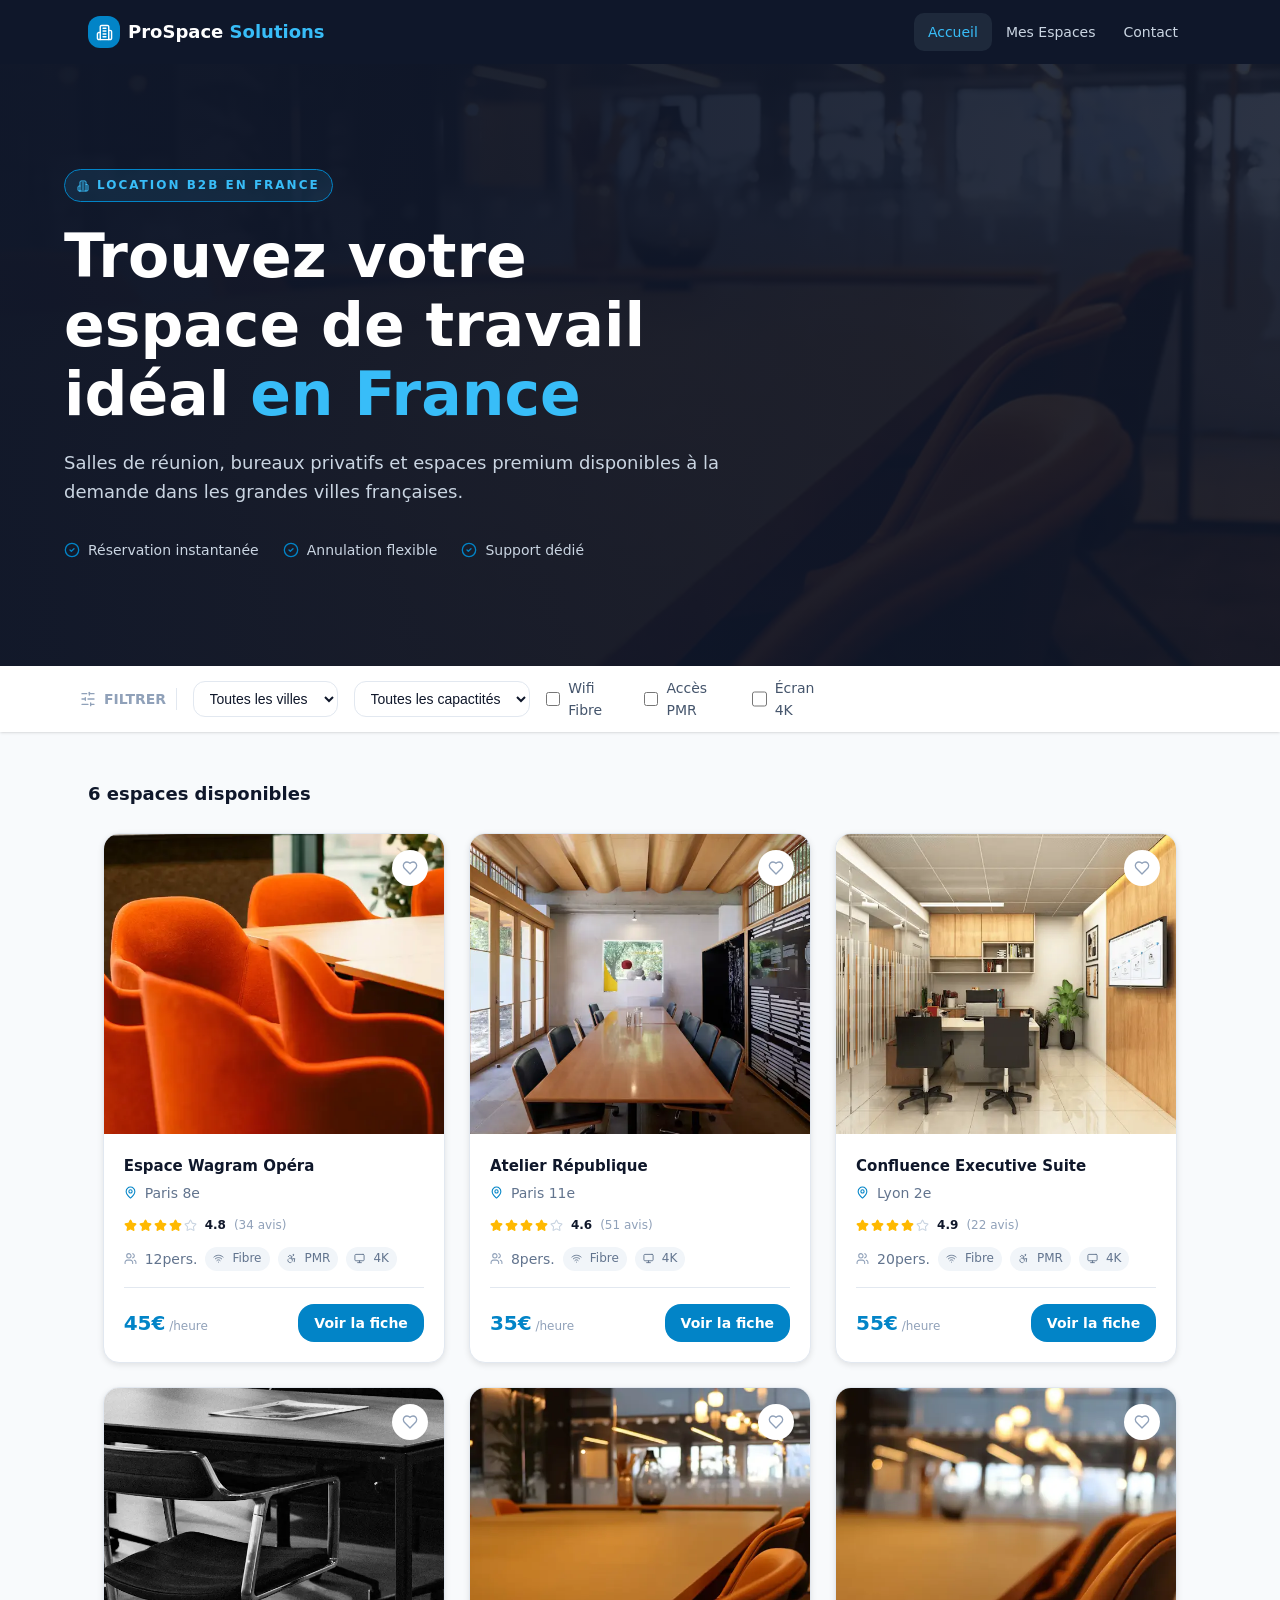
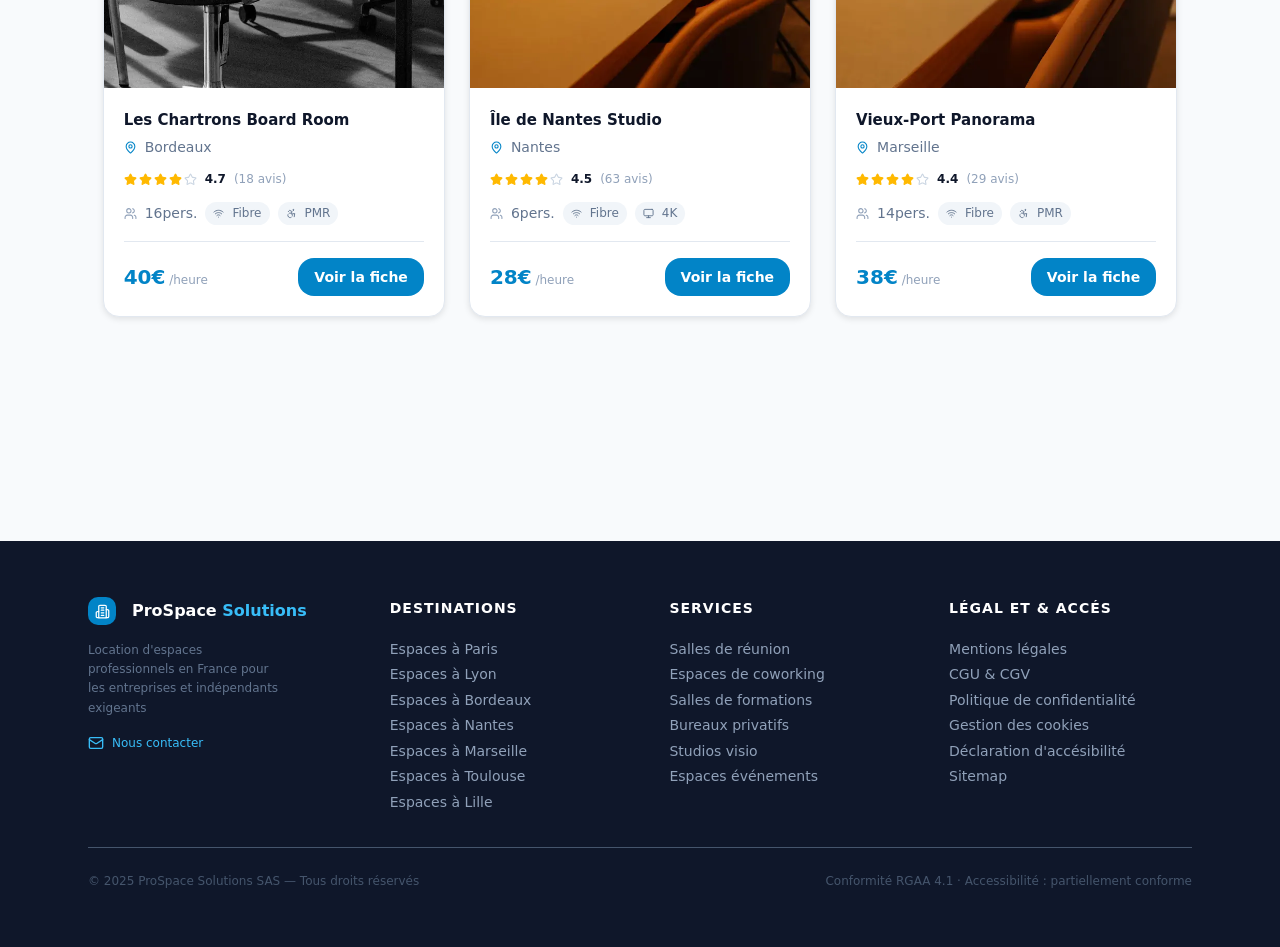
<file: index.html>
<!DOCTYPE html>
<html lang="fr">
<head>
    <meta charset="UTF-8">
    <meta name="viewport" content="width=device-width, initial-scale=1.0">
    <meta name="description" content="Trouvez et comparez des espaces de travail flexibles partout en France : coworking, salles de réunion, bureaux privatifs et solutions adaptées aux pros.">
    <link rel="stylesheet" href="public/css/styles.css">
    <link rel="shortcut icon" href="public/assets/img/favicon/favicon.ico" sizes="any">
    <link rel="icon" href="public/assets/img/favicon/favicon-32x32.png" type="image/png" sizes="32x32">
    <link rel="icon" href="public/assets/img/favicon/favicon-16x16.png" type="image/png" sizes="16x16">
    <link rel="apple-touch-icon" href="public/assets/img/favicon/apple-touch-icon.png">
    <title>ProSpace Solutions | Solutions d'espaces de travail B2B</title>
</head>
<body>
    <header>
        <!-- HEADER avec le nombre de favoris changeant dynamiquement -->
        <div class="container header-content">
            <div class="logo-header">
                <div class="logo-icon">
                    <img src="public/assets/img/icon/prospace-logo.svg" alt="Logo ProSpace - Solutions">
                </div>
                <a href="index.html" aria-label="Aller sur la page d'accueil" title="Aller sur la page d'accueil">ProSpace <span>Solutions</span></a>
            </div>
            <nav class="nav-header">
                <ul>
                    <li>
                        <a href="index.html" class="active" aria-label="Aller sur la page d'accueil" title="Aller sur la page d'accueil">Accueil</a>
                    </li>
                    <li>
                        <a href="public/pages/mes-espaces.html" aria-label="Aller sur la page des mes espaces favoris" title="Aller sur la page des mes espaces favoris">Mes Espaces <span id="nb-favorite"></span></a>
                    </li>
                    <li>
                        <a href="public/pages/contact.html" aria-label="Aller sur la page contact" title="Aller sur la page contact">Contact</a>
                    </li>
                </ul>
            </nav>
        </div>
    </header>
    <main>
        <!-- Section HERO / BANNER sans affichage dynamique -->
        <section class="hero">
            <img  class="hero-background" src="public/assets/img/banner-espace-travail-professionnel.webp" alt="">
            <div class="container">
                <div class="hero-content">
                    <div class="badge wrapper">
                        <img src="public/assets/img/icon/logo-blue.svg" alt="">
                        <p>location b2b en france</p>
                    </div>
                    <h1 class="hero-title">Trouvez votre espace de travail idéal <span>en France</span></h1>
                    <p>Salles de réunion, bureaux privatifs et espaces premium disponibles à la demande dans les grandes villes françaises.</p>
                    <div class="promise">
                        <div class="wrapper">
                            <img src="public/assets/img/icon/checked.svg" alt="">
                            <p>Réservation instantanée</p>
                        </div>
                        <div class="wrapper">
                            <img src="public/assets/img/icon/checked.svg" alt="">
                            <p>Annulation flexible</p>
                        </div>
                        <div class="wrapper">
                            <img src="public/assets/img/icon/checked.svg" alt="">
                            <p>Support dédié</p>
                        </div>
                    </div>
                </div>
            </div>
        </section>
        <!-- Section FILTRE pour l'affichage via les filtres sélectionnés par l'user -->
        <section class="filter">
            <div class="container">
                <form class="filter-home">
                    <div class="wrapper">
                        <img src="public/assets/img/icon/settings.svg" alt="">
                        <h2 class="filter-text">filtrer</h2>
                    </div>
                    <select name="town" id="filter-town" aria-label="Choisir la ville">
                        <option value="">Toutes les villes</option>
                        <!-- à boucler sur le JSON pour les villes dispo via les espaces -->
                    </select>
                    <select name="capacity" id="filter-capacity" aria-label="Choisir la capacité">
                        <option value="">Toutes les capactités</option>
                        <option value="1-5">1 - 5 personnes</option>
                        <option value="6-10">6 - 10 personnes</option>
                        <option value="11-20">11 - 20 personnes</option>
                        <option value="20+">20+ personnes</option>
                    </select>
                    <div class="checkbox-options">
                        <label for="wifi-option">
                            <input type="checkbox" name="wifi" id="wifi-option">
                            Wifi Fibre
                        </label>
                        <label for="pmr-option">
                            <input type="checkbox" name="pmr" id="pmr-option">
                            Accès PMR
                        </label>
                        <label for="screen-4k-option">
                            <input type="checkbox" name="4k" id="screen-4k-option">
                            Écran 4K
                        </label>
                    </div>
                    <span id="pop-nb"></span>
                </form>
            </div>
        </section>
        <!-- Section GRID-SPACE qui affichera les cards par défaut et le nombre de résulstat selon les filtres sélectionnés -->
        <section class="grid-space">
            <div class="container">
                <h2 class="grid-title"><span id="nb-space-grid"></span> espaces disponibles</h2>
                <div class="grid-cards" id="grid-cards">
                    <!-- articles card à alimenter via le JSON  -->
                     <!-- le loader pour le chargement -->
                    <div id="loader" class="loader"></div>
                </div>
            </div>
        </section>
    </main>
    <!-- partie du FOOTER sans changement dynamique -->
    <footer>
        <div class="container">
            <div class="footer-content">
                <div class="footer-contact">
                    <div class="logo-footer">
                        <div class="logo-footer-icon">
                            <img src="public/assets/img/icon/prospace-logo.svg" alt="Logo ProSpace - Solutions">
                        </div>
                        <p>ProSpace <span>Solutions</span></p>
                    </div>
                    <p>Location d'espaces professionnels en France pour les entreprises et indépendants exigeants</p>
                    <div class="wrapper">
                        <img src="public/assets/img/icon/letter.svg" alt="">
                        <a href="public/pages/contact.html" aria-label="Aller sur la page de contact" title="Aller sur la page de contact ">Nous contacter</a>
                    </div>
                </div>
                <nav class="nav-footer">
                    <h2>destinations</h2>
                    <ul>
                        <li>
                            <a href="#">Espaces à Paris</a>
                        </li>
                        <li>
                            <a href="#">Espaces à Lyon</a>
                        </li>
                        <li>
                            <a href="#">Espaces à Bordeaux</a>
                        </li>
                        <li>
                            <a href="#">Espaces à Nantes</a>
                        </li>
                        <li>
                            <a href="#">Espaces à Marseille</a>
                        </li>
                        <li>
                            <a href="#">Espaces à Toulouse</a>
                        </li>
                        <li>
                            <a href="#">Espaces à Lille</a>
                        </li>
                    </ul>
                </nav>
                <nav class="nav-footer">
                    <h2>services</h2>
                    <ul>
                        <li>
                            <a href="#">Salles de réunion</a>
                        </li>
                        <li>
                            <a href="#">Espaces de coworking</a>
                        </li>
                        <li>
                            <a href="#">Salles de formations</a>
                        </li>
                        <li>
                            <a href="#">Bureaux privatifs</a>
                        </li>
                        <li>
                            <a href="#">Studios visio</a>
                        </li>
                        <li>
                            <a href="#">Espaces événements</a>
                        </li>
                    </ul>
                </nav>
                <nav class="nav-footer">
                    <h2>légal et & accés</h2>
                    <ul>
                        <li>
                            <a href="#">Mentions légales</a>
                        </li>
                        <li>
                            <a href="#">CGU & CGV</a>
                        </li>
                        <li>
                            <a href="#">Politique de confidentialité</a>
                        </li>
                        <li>
                            <a href="#">Gestion des cookies</a>
                        </li>
                        <li>
                            <a href="#">Déclaration d'accésibilité</a>
                        </li>
                        <li>
                            <a href="#">Sitemap</a>
                        </li> 
                    </ul>
                </nav>
            </div>
            <div class="footer-legal">
                <p>© 2025 ProSpace Solutions SAS — Tous droits réservés</p>
                <p>Conformité RGAA 4.1 · Accessibilité : partiellement conforme</p>
            </div>
        </div>
    </footer>
    <script src="public/js/main.js"></script>
    <script src="public/js/accueil.js"></script>
</body>
</html>
</file>
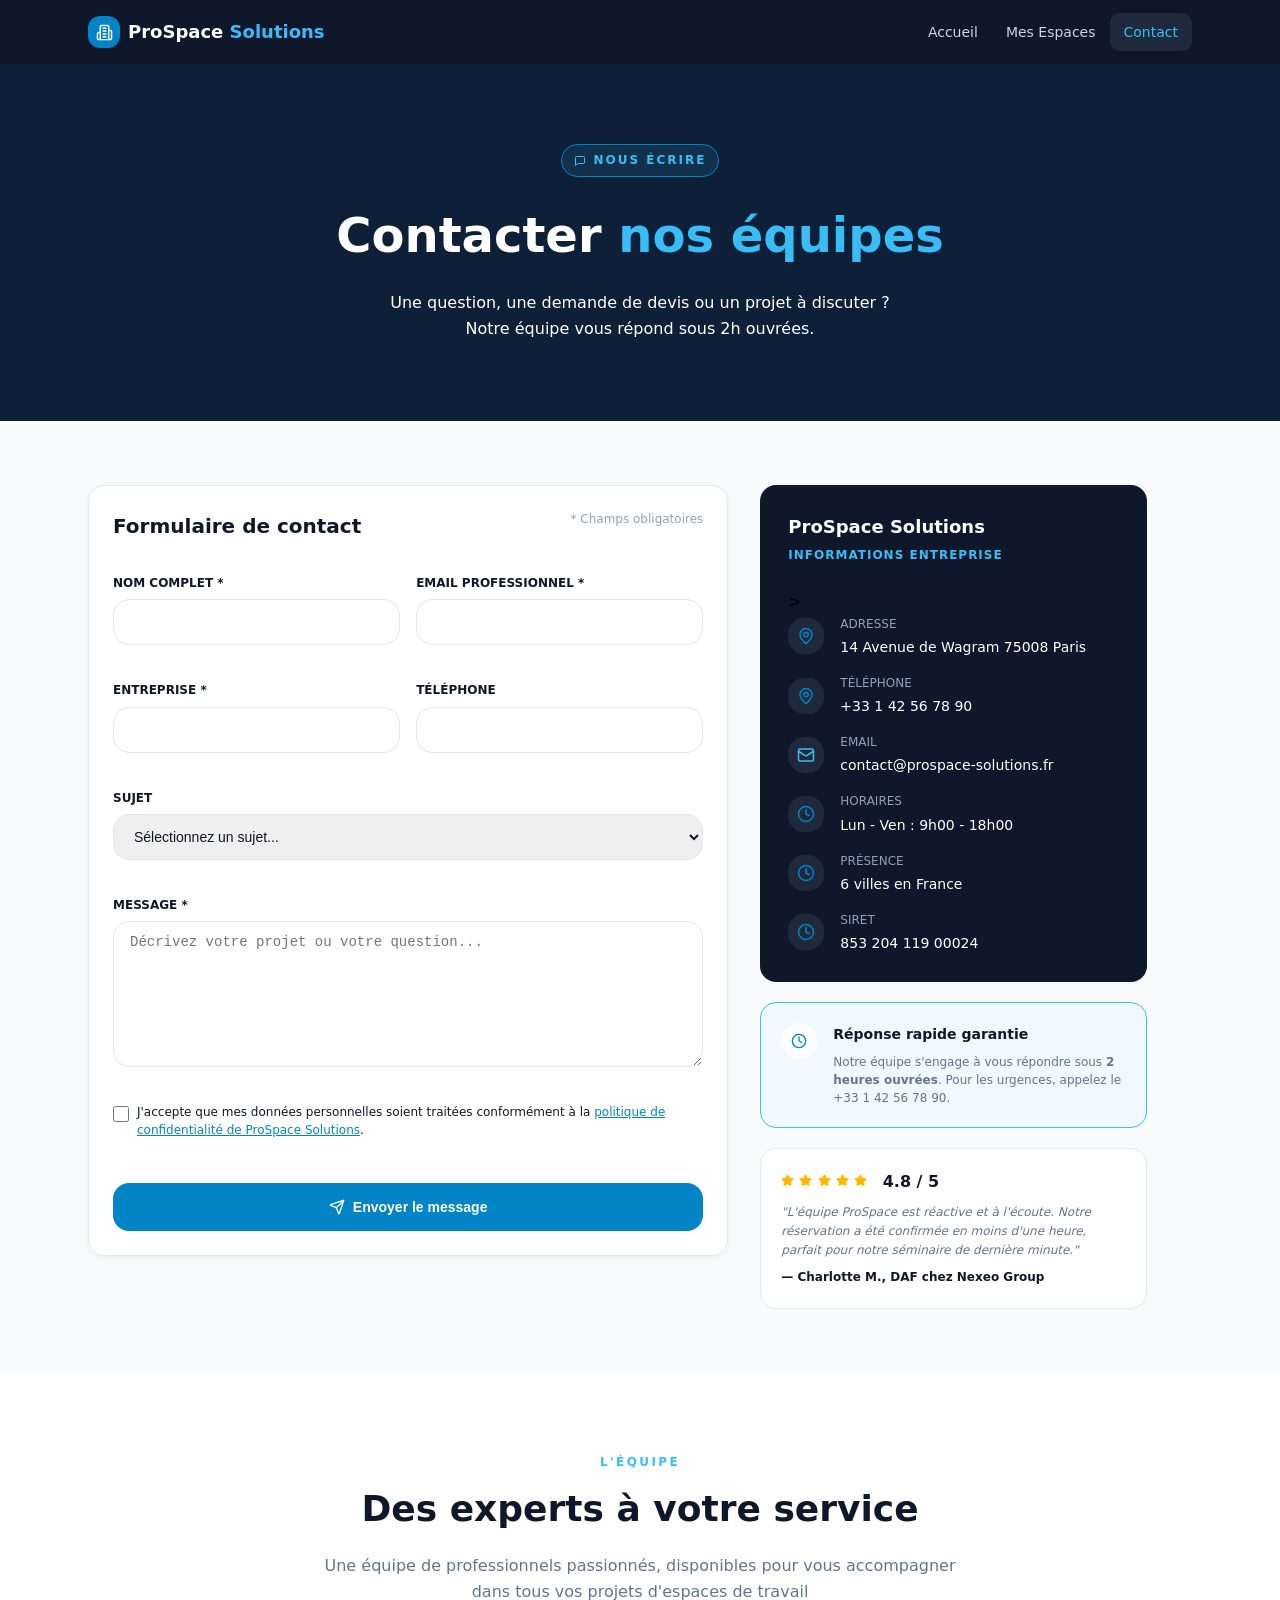
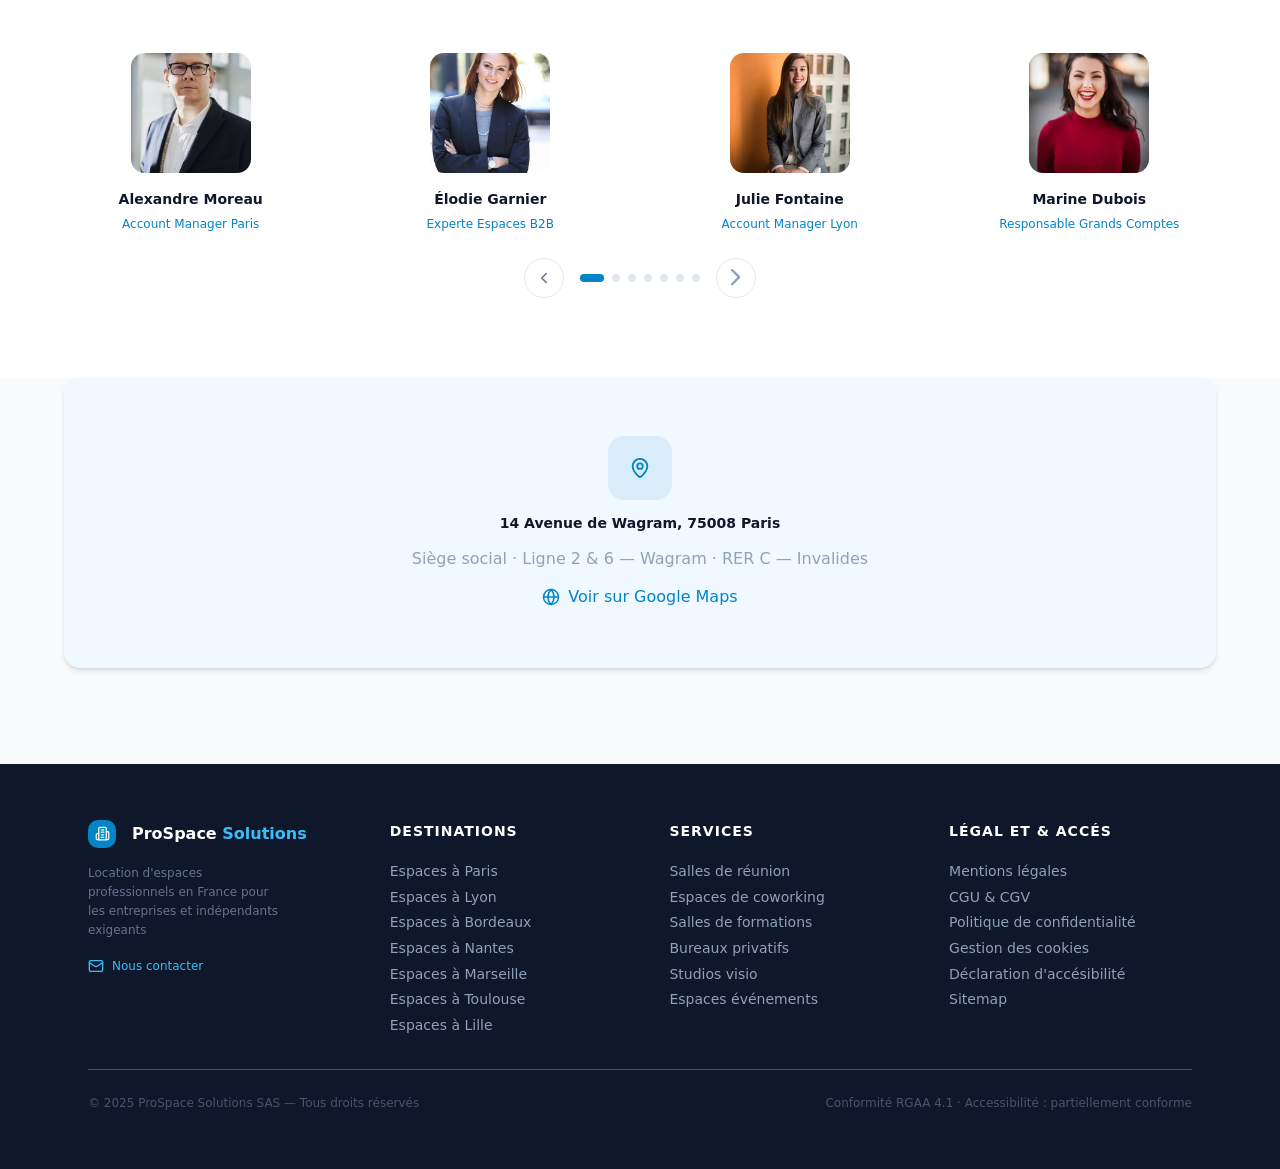
<file: public/pages/contact.html>
<!DOCTYPE html>
<html lang="fr">
<head>
    <meta charset="UTF-8">
    <meta name="viewport" content="width=device-width, initial-scale=1.0">
    <meta name="description" content="Contactez ProSpace Solutions pour obtenir des informations, poser vos questions ou être accompagné dans la recherche de votre espace de travail professionnel.">
    <link rel="stylesheet" href="../css/styles.css">
    <link rel="shortcut icon" href="../assets/img/favicon/favicon.ico" sizes="any">
    <link rel="icon" href="../assets/img/favicon/favicon-32x32.png" type="image/png" sizes="32x32">
    <link rel="icon" href="../assets/img/favicon/favicon-16x16.png" type="image/png" sizes="16x16">
    <link rel="apple-touch-icon" href="../assets/img/favicon/apple-touch-icon.png">
    <title>Contactez notre équipe | ProSpace Solutions</title>
</head>
<body>
    <header>
        <!-- HEADER avec le nombre de favoris changeant dynamiquement -->
        <div class="container header-content">
            <div class="logo-header">
                <div class="logo-icon">
                    <img src="../assets/img/icon/prospace-logo.svg" alt="Logo ProSpace - Solutions">
                </div>
                <a href="../../index.html" aria-label="Aller sur la page d'accueil" title="Aller sur la page d'accueil">ProSpace <span>Solutions</span></a>
            </div>
            <nav class="nav-header">
                <ul>
                    <li>
                        <a href="../../index.html"  aria-label="Aller sur la page d'accueil" title="Aller sur la page d'accueil">Accueil</a>
                    </li>
                    <li>
                        <a href="../pages/mes-espaces.html"  aria-label="Aller sur la page des mes espaces favoris" title="Aller sur la page des mes espaces favoris">Mes Espaces <span id="nb-favorite"></span></a>
                    </li>
                    <li>
                        <a href="../pages/contact.html" class="active" aria-label="Aller sur la page contact" title="Aller sur la page contact">Contact</a>
                    </li>
                </ul>
            </nav>
        </div>
    </header>
    <main>
        <!-- Section HERO / BANNER sans affichage dynamique -->
        <section class="hero-contact">
            <div class="container">
                <div class="hero-contact-content">
                    <div class="badge wrapper">
                        <img src="../assets/img/icon/message.svg" alt="">
                        <p>nous écrire</p>
                    </div>
                    <h1>Contacter <span>nos équipes</span></h1>
                    <p>Une question, une demande de devis ou un projet à discuter ?</p>
                    <p>Notre équipe vous répond sous 2h ouvrées.</p>
                </div>
            </div>
        </section>
        <!-- Section du formulaire dynamioue et infos entreprise  -->
        <section class="infos-contact">
            <div class="container" id="form-content">
                <div class="form-card" id="form-card">
                    <div class="title-form">
                        <h2>Formulaire de contact</h2>
                        <span>* Champs obligatoires</span>
                    </div>
                    <!-- Partie à gauche formulaire -->
                    <form class="form-contact">
                        <div class="top-form">
                            <div class="form-group">
                                <label for="name">nom complet *</label>
                                <input type="text" name="name" id="name" aria-describedby="name-error">
                                <span id="name-error" class="error-message"></span>
                            </div>
                            <div class="form-group">
                                <label for="email">email professionnel *</label>
                                <input type="email" name="email" id="email" aria-describedby="email-error">
                                <span id="email-error" class="error-message"></span>
                            </div>
                        </div>
                        <div class="company-phone">
                            <div class="form-group">
                                <label for="company">entreprise *</label>
                                <input type="text" name="company" id="company" aria-describedby="company-error">
                                <span id="company-error" class="error-message"></span>
                            </div>
                            <div class="form-group">
                                <label for="phone">téléphone</label>
                                <input type="tel" name="phone" id="phone" aria-describedby="phone-error">
                                <span id="phone-error" class="error-message"></span>
                            </div>
                        </div>
                        <div class="form-group">
                            <label for="subject">sujet</label>
                            <select name="subject" id="subject" aria-describedby="subject-error">
                                <option value="">Sélectionnez un sujet...</option>
                                <option value="information">Demande d'information</option>
                                <option value="devis">Demande de devis</option>
                                <option value="reservation">Réservation</option>
                                <option value="partenariat">Partenariat</option>
                                <option value="reclamation">Réclamation</option>
                                <option value="autre">Autre</option>
                            </select>
                            <span id="subject-error" class="error-message"></span>
                        </div>
                        <div class="form-group">
                            <label for="message">message *</label>
                            <textarea name="message"id="message" placeholder="Décrivez votre projet ou votre question..."aria-describedby="message-error"></textarea>
                            <span id="message-error" class="error-message"></span>
                        </div>
                        <div class="form-group checkbox-group">
                            <input type="checkbox" name="privacy" id="privacy" aria-describedby="privacy-error">
                            <label for="privacy">
                                J'accepte que mes données personnelles soient traitées conformément à la
                                <a href="#">politique de confidentialité de ProSpace Solutions</a>.
                            </label>
                            <span id="privacy-error" class="error-message"></span>
                        </div>
                        <button type="submit" class="btn btn-primary submit-contact">
                            <img src="../assets/img/icon/send.svg" alt="">
                            Envoyer le message
                        </button>
                    </form>
                </div>
                <!-- Aside informations -->
                <aside class="aside-contact">
                    <!-- Bloc infos de ProSpace  -->
                    <div class="company">
                    <h2>ProSpace Solutions</h2>
                    <p>informations entreprise</p>>
                        <div class="info-contact-wrapper">
                            <div class="img-info">
                                <img src="../assets/img/icon/gps.svg" alt="">
                            </div>
                            <div class="text-info">
                                <p>adresse</p>
                                <p>14 Avenue de Wagram 75008 Paris</p>
                            </div>
                        </div>
                        <div class="info-contact-wrapper">
                            <div class="img-info">
                                <img src="../assets/img/icon/gps.svg" alt="">
                            </div>
                            <div class="text-info">
                                <p>téléphone</p>
                                <p>+33 1 42 56 78 90</p>
                            </div>
                        </div>
                        <div class="info-contact-wrapper">
                            <div class="img-info">
                                <img src="../assets/img/icon/letter.svg" alt="">
                            </div>
                            <div class="text-info">
                                <p>email</p>
                                <p>contact@prospace-solutions.fr</p>
                            </div>
                        </div>
                        <div class="info-contact-wrapper">
                            <div class="img-info">
                                <img src="../assets/img/icon/clock.svg" alt="">
                            </div>
                            <div class="text-info">
                                <p>horaires</p>
                                <p>Lun - Ven : 9h00 - 18h00</p>
                            </div>
                        </div>
                        <div class="info-contact-wrapper">
                            <div class="img-info">
                                <img src="../assets/img/icon/clock.svg" alt="">
                            </div>
                            <div class="text-info">
                                <p>présence</p>
                                <p>6 villes en France</p>
                            </div>
                        </div>
                        <div class="info-contact-wrapper">
                            <div class="img-info">
                                <img src="../assets/img/icon/clock.svg" alt="">
                            </div>
                            <div class="text-info">
                                <p>siret</p>
                                <p>853 204 119 00024</p>
                            </div>
                        </div>
                    </div>
                    <!-- Infos sur les garanties de reponses -->
                    <div class="guarantee">
                        <div class="img-info">
                            <img src="../assets/img/icon/clock.svg" alt="">
                        </div>
                        <div class="text-info">
                            <p>Réponse rapide garantie</p>
                            <p>Notre équipe s'engage à vous répondre sous <span>2 heures ouvrées</span>. Pour les urgences, appelez le +33 1 42 56 78 90.</p>
                        </div>
                    </div>
                    <!-- Testimonials -->
                    <div class="user-review">
                         <div class="review-note">
                            <div class="nb-stars">
                                <img src="../assets/img/icon/star.svg" alt="">
                                <img src="../assets/img/icon/star.svg" alt="">
                                <img src="../assets/img/icon/star.svg" alt="">
                                <img src="../assets/img/icon/star.svg" alt="">
                                <img src="../assets/img/icon/star.svg" alt="">
                            </div>
                            <p>4.8 / 5</p>
                        </div>
                        <blockquote>
                            <p>"L'équipe ProSpace est réactive et à l'écoute. Notre réservation a été confirmée en moins d'une heure, parfait pour notre séminaire de dernière minute."</p>
                        </blockquote>
                        <p>— Charlotte M., DAF chez Nexeo Group</p>
                    </div>
                </aside>
            </div>
        </section>
        <section class="team">
            <div class="container">
                <p>l'équipe</p>
                <h2>Des experts à votre service</h2>
                <p>Une équipe de professionnels passionnés, disponibles pour vous accompagner dans tous vos projets d'espaces de travail</p>
                <div class="carousel">
                    <!-- MAJ par JS -->
                    <div id="team-cards" class="team-cards" aria-live="polite"></div>
                    <!-- Contrôles du carrousel -->
                    <div class="carousel-controls">
                        <button type="button" id="prev-team" class="carousel-btn" aria-label="Afficher l'employé précédent">
                            <img src="../assets/img/icon/left-arrow.svg" alt="">
                        </button>
                        <!-- Div pour la cération des points et défilement du caroussel  -->
                        <div id="carousel-dots" class="carousel-dots"></div>
                        <button type="button" id="next-team" class="carousel-btn" aria-label="Afficher l'employé suivant">
                            <img src="../assets/img/icon/right-arrow.svg" alt="">
                        </button>                    
                </div>
            </div>
        </section>
        <!-- Section pour l'adresse de l'entreprise -->
        <section class="location">
            <div class="container location-card">
                <div class="img-info">
                    <img src="../assets/img/icon/gps.svg" alt="">
                </div>
                <p>14 Avenue de Wagram, 75008 Paris</p>
                <p>Siège social · Ligne 2 & 6 — Wagram · RER C — Invalides</p>
                <div class="wrapper">
                    <img src="../assets/img/icon/web.svg" alt="">
                    <a href="https://maps.app.goo.gl/C4T1YoxrQe4xmH1h7" aria-label="Voir la localisation de ProSpace sur google map" title="Voir la localisation de ProSpace sur google map">Voir sur Google Maps</a>
                </div>
            </div>
        </section>
    </main>
    <!-- partie du FOOTER sans changement dynamique -->
    <footer>
        <div class="container">
            <div class="footer-content">
                <div class="footer-contact">
                    <div class="logo-footer">
                        <div class="logo-footer-icon">
                            <img src="../assets/img/icon/prospace-logo.svg" alt="Logo ProSpace - Solutions">
                        </div>
                        <p>ProSpace <span>Solutions</span></p>
                    </div>
                    <p>Location d'espaces professionnels en France pour les entreprises et indépendants exigeants</p>
                    <div class="wrapper">
                        <img src="../assets/img/icon/letter.svg" alt="">
                        <a href="contact.html" aria-label="Aller sur la page de contact" title="Aller sur la page de contact ">Nous contacter</a>
                    </div>
                </div>
                <nav class="nav-footer">
                    <h2>destinations</h2>
                    <ul>
                        <li>
                            <a href="#">Espaces à Paris</a>
                        </li>
                        <li>
                            <a href="#">Espaces à Lyon</a>
                        </li>
                        <li>
                            <a href="#">Espaces à Bordeaux</a>
                        </li>
                        <li>
                            <a href="#">Espaces à Nantes</a>
                        </li>
                        <li>
                            <a href="#">Espaces à Marseille</a>
                        </li>
                        <li>
                            <a href="#">Espaces à Toulouse</a>
                        </li>
                        <li>
                            <a href="#">Espaces à Lille</a>
                        </li>
                    </ul>
                </nav>
                <nav class="nav-footer">
                    <h2>services</h2>
                    <ul>
                        <li>
                            <a href="#">Salles de réunion</a>
                        </li>
                        <li>
                            <a href="#">Espaces de coworking</a>
                        </li>
                        <li>
                            <a href="#">Salles de formations</a>
                        </li>
                        <li>
                            <a href="#">Bureaux privatifs</a>
                        </li>
                        <li>
                            <a href="#">Studios visio</a>
                        </li>
                        <li>
                            <a href="#">Espaces événements</a>
                        </li>
                    </ul>
                </nav>
                <nav class="nav-footer">
                    <h2>légal et & accés</h2>
                    <ul>
                        <li>
                            <a href="#">Mentions légales</a>
                        </li>
                        <li>
                            <a href="#">CGU & CGV</a>
                        </li>
                        <li>
                            <a href="#">Politique de confidentialité</a>
                        </li>
                        <li>
                            <a href="#">Gestion des cookies</a>
                        </li>
                        <li>
                            <a href="#">Déclaration d'accésibilité</a>
                        </li>
                        <li>
                            <a href="#">Sitemap</a>
                        </li> 
                    </ul>
                </nav>
            </div>
            <div class="footer-legal">
                <p>© 2025 ProSpace Solutions SAS — Tous droits réservés</p>
                <p>Conformité RGAA 4.1 · Accessibilité : partiellement conforme</p>
            </div>
        </div>
    </footer>
    <script src="../js/main.js"></script>
    <script src="../js/contact.js"></script>
</body>
</html>
</file>
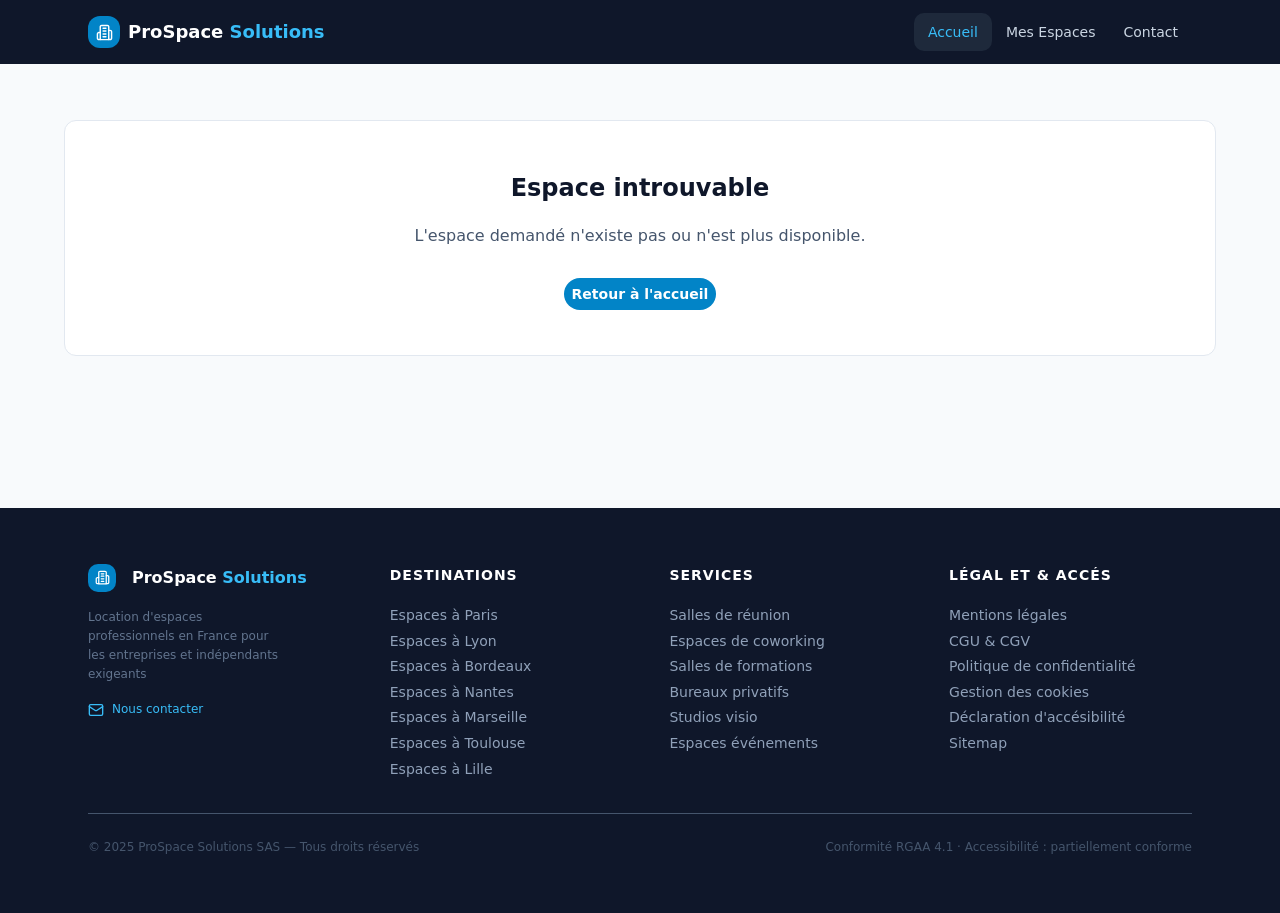
<file: public/pages/espace.html>
<!DOCTYPE html>
<html lang="fr">
<head>
    <meta charset="UTF-8">
    <meta name="viewport" content="width=device-width, initial-scale=1.0">
    <!-- meta description sera remplacée par le json -->
    <meta name="description" id="meta-description" content="Découvrez nos espaces de travail professionnels en France pour vos réunions, formations et événements, avec des solutions flexibles adaptées à vos besoins.">
    <link rel="stylesheet" href="../css/styles.css">
    <link rel="shortcut icon" href="../assets/img/favicon/favicon.ico" sizes="any">
    <link rel="icon" href="../assets/img/favicon/favicon-32x32.png" type="image/png" sizes="32x32">
    <link rel="icon" href="../assets/img/favicon/favicon-16x16.png" type="image/png" sizes="16x16">
    <link rel="apple-touch-icon" href="../assets/img/favicon/apple-touch-icon.png">
    <!-- title sera remplacé par le json pour chaque espace -->
    <title id="page-title">Espace de travail professionnel | ProSpace Solutions</title>
</head>
<body>
    <header>
        <!-- HEADER avec le nombre de favoris changeant dynamiquement -->
        <div class="container header-content">
            <div class="logo-header">
                <div class="logo-icon">
                    <img src="../assets/img/icon/prospace-logo.svg" alt="Logo ProSpace - Solutions">
                </div>
                <a href="../../index.html" aria-label="Aller sur la page d'accueil" title="Aller sur la page d'accueil">ProSpace <span>Solutions</span></a>
            </div>
            <nav class="nav-header">
                <ul>
                    <li>
                        <a href="../../index.html" class="active" aria-label="Aller sur la page d'accueil" title="Aller sur la page d'accueil">Accueil</a>
                    </li>
                    <li>
                        <a href="../pages/mes-espaces.html" aria-label="Aller sur la page des mes espaces favoris" title="Aller sur la page des mes espaces favoris">Mes Espaces <span id="nb-favorite"></span></a>
                    </li>
                    <li>
                        <a href="../pages/contact.html" aria-label="Aller sur la page contact" title="Aller sur la page contact">Contact</a>
                    </li>
                </ul>
            </nav>
        </div>
    </header>
    <main id="error-id-space">
        <section class="ariane">
            <div class="container">
                <nav class="nav-ariane">
                    <ul id="liste-ariane">
                        <!-- alimenter par Js et le json -->
                    </ul>
                </nav>
                <div id="space-title">
                    <!-- alimenter par Js et le json -->
                </div>
            </div>
        </section>
        <section class="space-gallery">
            <div class="container">
                <div id="gallery-main">
                    <!-- alimenter par Js et le json -->
                </div>
                <div id="gallery-side">
                    <!-- alimenter par Js et le json -->
                </div>
            </div>
        </section>
        <section class="space-details">
            <div class="container space-details-content">
                <div class="space-details-main">
                    <div id="about-space">
                        <!-- alimenter par Js et le json -->
                    </div>
                    <div class="equipements">
                        <h2>Équipements inclus</h2>
                        <ul id="equipements-list">
                            <!-- alimenter par Js et le json -->
                        </ul>
                    </div>
                    <div id="capacity">
                        <!-- alimenter par Js et le json -->
                       
                    </div>
                </div>
                <div id="pricing">
                    <!-- alimenter par Js et le json -->
                </div>
            </div>
        </section>
    </main>
    <!-- partie du FOOTER sans changement dynamique -->
    <footer>
        <div class="container">
            <div class="footer-content">
                <div class="footer-contact">
                    <div class="logo-footer">
                        <div class="logo-footer-icon">
                            <img src="../assets/img/icon/prospace-logo.svg" alt="Logo ProSpace - Solutions">
                        </div>
                        <p>ProSpace <span>Solutions</span></p>
                    </div>
                    <p>Location d'espaces professionnels en France pour les entreprises et indépendants exigeants</p>
                    <div class="wrapper">
                        <img src="../assets/img/icon/letter.svg" alt="">
                        <a href="contact.html" aria-label="Aller sur la page de contact" title="Aller sur la page de contact ">Nous contacter</a>
                    </div>
                </div>
                <nav class="nav-footer">
                    <h2>destinations</h2>
                    <ul>
                        <li>
                            <a href="#">Espaces à Paris</a>
                        </li>
                        <li>
                            <a href="#">Espaces à Lyon</a>
                        </li>
                        <li>
                            <a href="#">Espaces à Bordeaux</a>
                        </li>
                        <li>
                            <a href="#">Espaces à Nantes</a>
                        </li>
                        <li>
                            <a href="#">Espaces à Marseille</a>
                        </li>
                        <li>
                            <a href="#">Espaces à Toulouse</a>
                        </li>
                        <li>
                            <a href="#">Espaces à Lille</a>
                        </li>
                    </ul>
                </nav>
                <nav class="nav-footer">
                    <h2>services</h2>
                    <ul>
                        <li>
                            <a href="#">Salles de réunion</a>
                        </li>
                        <li>
                            <a href="#">Espaces de coworking</a>
                        </li>
                        <li>
                            <a href="#">Salles de formations</a>
                        </li>
                        <li>
                            <a href="#">Bureaux privatifs</a>
                        </li>
                        <li>
                            <a href="#">Studios visio</a>
                        </li>
                        <li>
                            <a href="#">Espaces événements</a>
                        </li>
                    </ul>
                </nav>
                <nav class="nav-footer">
                    <h2>légal et & accés</h2>
                    <ul>
                        <li>
                            <a href="#">Mentions légales</a>
                        </li>
                        <li>
                            <a href="#">CGU & CGV</a>
                        </li>
                        <li>
                            <a href="#">Politique de confidentialité</a>
                        </li>
                        <li>
                            <a href="#">Gestion des cookies</a>
                        </li>
                        <li>
                            <a href="#">Déclaration d'accésibilité</a>
                        </li>
                        <li>
                            <a href="#">Sitemap</a>
                        </li> 
                    </ul>
                </nav>
            </div>
            <div class="footer-legal">
                <p>© 2025 ProSpace Solutions SAS — Tous droits réservés</p>
                <p>Conformité RGAA 4.1 · Accessibilité : partiellement conforme</p>
            </div>
        </div>
    </footer>
    <script src="../js/main.js"></script>
    <script src="../js/espace.js"></script>
</body>
</html>
</file>
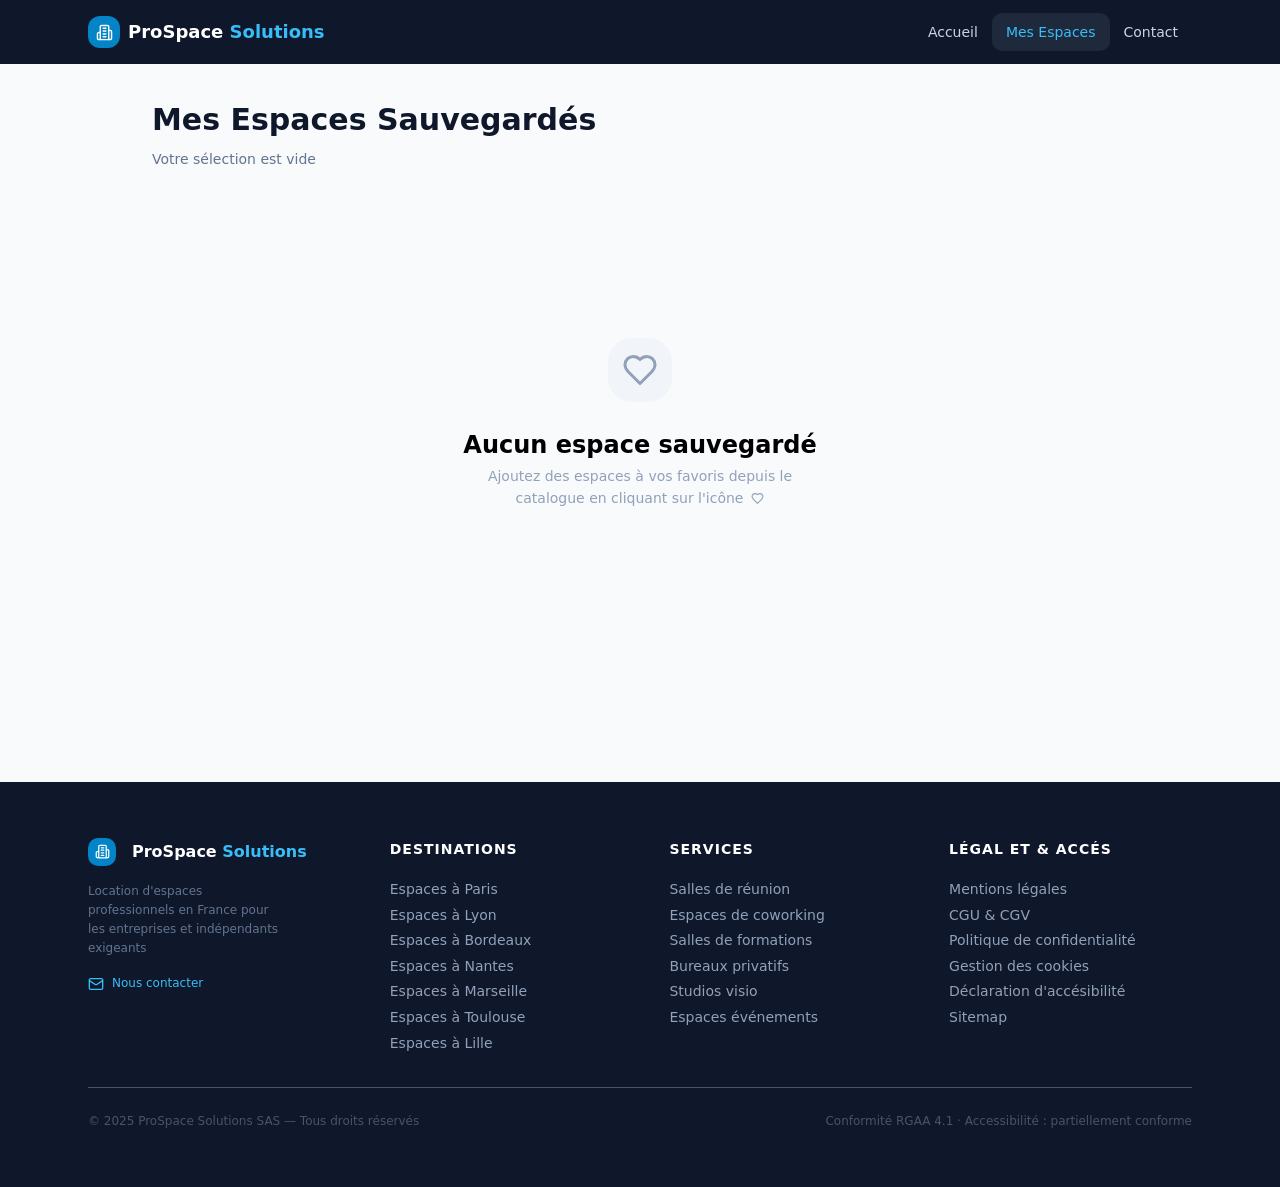
<file: public/pages/mes-espaces.html>
<!DOCTYPE html>
<html lang="fr">
<head>
    <meta charset="UTF-8">
    <meta name="viewport" content="width=device-width, initial-scale=1.0">
    <meta name="description" content="Consultez vos espaces de travail favoris sur ProSpace Solutions, comparez facilement leurs informations, tarifs et équipements, puis retrouvez vos choix.">
    <link rel="stylesheet" href="../css/styles.css">
    <link rel="shortcut icon" href="../assets/img/favicon/favicon.ico" sizes="any">
    <link rel="icon" href="../assets/img/favicon/favicon-32x32.png" type="image/png" sizes="32x32">
    <link rel="icon" href="../assets/img/favicon/favicon-16x16.png" type="image/png" sizes="16x16">
    <link rel="apple-touch-icon" href="../assets/img/favicon/apple-touch-icon.png">
    <title>Mes espaces favoris | ProSpace Solutions</title>
</head>
<body>
    <header>
        <!-- HEADER avec le nombre de favoris changeant dynamiquement -->
        <div class="container header-content">
            <div class="logo-header">
                <div class="logo-icon">
                    <img src="../assets/img/icon/prospace-logo.svg" alt="Logo ProSpace - Solutions">
                </div>
                <a href="../../index.html" aria-label="Aller sur la page d'accueil" title="Aller sur la page d'accueil">ProSpace <span>Solutions</span></a>
            </div>
            <nav class="nav-header">
                <ul>
                    <li>
                        <a href="../../index.html"  aria-label="Aller sur la page d'accueil" title="Aller sur la page d'accueil">Accueil</a>
                    </li>
                    <li>
                        <a href="../pages/mes-espaces.html" class="active" aria-label="Aller sur la page des mes espaces favoris" title="Aller sur la page des mes espaces favoris">Mes Espaces <span id="nb-favorite"></span></a>
                    </li>
                    <li>
                        <a href="../pages/contact.html" aria-label="Aller sur la page contact" title="Aller sur la page contact">Contact</a>
                    </li>
                </ul>
            </nav>
        </div>
    </header>
    <main>
        <section class="spaces-top">
            <!-- Partie haute de mes-espaces -->
            <div class="container-narrow">
                <div class="spaces">
                    <div class="spaces-title">
                        <h1>Mes Espaces Sauvegardés</h1>
                        <p id="selection-message"> <!-- alimenter par Js et le json --></p>
                    </div>
                    <button type="button" id="clear-favorites" onclick="resetFavoris()">
                        <img src="../assets/img/icon/trash.svg" alt="">
                        Vider ma sélection
                    </button>
                </div>
            </div>
        </section>
        <section class="spaces-save">
            <div class="container-narrow">
                <ul id="saved-space-list">
                    <!-- alimenter par Js et le json -->
                </ul>
            </div>
        </section>

    </main>
    <!-- partie du FOOTER sans changement dynamique -->
    <footer>
        <div class="container">
            <div class="footer-content">
                <div class="footer-contact">
                    <div class="logo-footer">
                        <div class="logo-footer-icon">
                            <img src="../assets/img/icon/prospace-logo.svg" alt="Logo ProSpace - Solutions">
                        </div>
                        <p>ProSpace <span>Solutions</span></p>
                    </div>
                    <p>Location d'espaces professionnels en France pour les entreprises et indépendants exigeants</p>
                    <div class="wrapper">
                        <img src="../assets/img/icon/letter.svg" alt="">
                        <a href="contact.html" aria-label="Aller sur la page de contact" title="Aller sur la page de contact ">Nous contacter</a>
                    </div>
                </div>
                <nav class="nav-footer">
                    <h2>destinations</h2>
                    <ul>
                        <li>
                            <a href="#">Espaces à Paris</a>
                        </li>
                        <li>
                            <a href="#">Espaces à Lyon</a>
                        </li>
                        <li>
                            <a href="#">Espaces à Bordeaux</a>
                        </li>
                        <li>
                            <a href="#">Espaces à Nantes</a>
                        </li>
                        <li>
                            <a href="#">Espaces à Marseille</a>
                        </li>
                        <li>
                            <a href="#">Espaces à Toulouse</a>
                        </li>
                        <li>
                            <a href="#">Espaces à Lille</a>
                        </li>
                    </ul>
                </nav>
                <nav class="nav-footer">
                    <h2>services</h2>
                    <ul>
                        <li>
                            <a href="#">Salles de réunion</a>
                        </li>
                        <li>
                            <a href="#">Espaces de coworking</a>
                        </li>
                        <li>
                            <a href="#">Salles de formations</a>
                        </li>
                        <li>
                            <a href="#">Bureaux privatifs</a>
                        </li>
                        <li>
                            <a href="#">Studios visio</a>
                        </li>
                        <li>
                            <a href="#">Espaces événements</a>
                        </li>
                    </ul>
                </nav>
                <nav class="nav-footer">
                    <h2>légal et & accés</h2>
                    <ul>
                        <li>
                            <a href="#">Mentions légales</a>
                        </li>
                        <li>
                            <a href="#">CGU & CGV</a>
                        </li>
                        <li>
                            <a href="#">Politique de confidentialité</a>
                        </li>
                        <li>
                            <a href="#">Gestion des cookies</a>
                        </li>
                        <li>
                            <a href="#">Déclaration d'accésibilité</a>
                        </li>
                        <li>
                            <a href="#">Sitemap</a>
                        </li> 
                    </ul>
                </nav>
            </div>
            <div class="footer-legal">
                <p>© 2025 ProSpace Solutions SAS — Tous droits réservés</p>
                <p>Conformité RGAA 4.1 · Accessibilité : partiellement conforme</p>
            </div>
        </div>
    </footer>
    <script src="../js/main.js"></script>
    <script src="../js/mes-espaces.js"></script>
</body>
</html>
</file>
<file: public/css/styles.css>
@charset "UTF-8";
/* Variables et mixins */
/* Couleurs */
/* Espacements */
/* Font-sizes */
/* Font */
/* Variables et mixins */
/* Centre horizontalement et verticalement un élément avec Flexbox */
/* Aligne une icône et un texte sur une même ligne avec un espacement régulier */
/* Base */
/* Variables et mixins */
* {
  margin: 0;
  padding: 0;
  box-sizing: border-box;
}

li {
  list-style: none;
}

a {
  text-decoration: none;
}

img {
  max-width: 100%;
}

/* Variables et mixins */
body {
  font-family: ui-sans-serif, system-ui, sans-serif;
  line-height: 1.6;
}

/* Variables et mixins */
.container {
  width: 90%;
  max-width: 1280px;
  margin: 0 auto;
}

.container-narrow {
  width: 90%;
  max-width: 1024px;
  margin: 0 auto;
}

body {
  min-height: 100vh;
  display: flex;
  flex-direction: column;
  background-color: #F8FAFC;
}

main {
  flex: 1;
}

/* Components */
/* Variables et mixins */
/* Bouton principal bleu */
.btn-primary {
  background-color: #0284C7;
  color: white;
  border-radius: 16px;
  font-size: 0.875rem;
  font-weight: 600;
}
.btn-primary:hover {
  background-color: #075985;
}

/* Variables et mixins */
/* ==================== Cards espaces de l'accueil ================= */
.space-card {
  width: 31%;
  background-color: white;
  border: 1px solid #E2E8F0;
  box-shadow: 0 2px 6px rgba(0, 0, 0, 0.1);
  border-radius: 16px;
  overflow: hidden;
  transition: box-shadow 0.3s ease;
}
.space-card:hover {
  box-shadow: 0 6px 16px rgba(0, 0, 0, 0.15);
  transform: scale(1.01);
}
.space-card .img-card img {
  transition: transform 0.5s ease;
}
.space-card:hover .img-card > img {
  transform: scale(1.04);
}

/* ==================== 
    Image de la card 
==================== */
.img-card {
  position: relative;
  height: 300px;
  background-color: #F1F5F9;
  /* Photo principale de l'espace */
}
.img-card > img {
  width: 100%;
  height: 100%;
  object-fit: cover;
  transition: transform 0.3s ease;
}
.img-card {
  /* Bouton favoris */
}
.img-card .favorite-btn {
  position: absolute;
  top: 16px;
  right: 16px;
  width: 36px;
  height: 36px;
  display: flex;
  justify-content: center;
  align-items: center;
  background-color: white;
  border: none;
  border-radius: 50%;
  cursor: pointer;
}
.img-card .favorite-btn img {
  width: 16px;
  height: 16px;
}

/* ==================== 
    Contenu de la card 
==================== */
.card-content {
  padding: 1.25rem;
}
.card-content h3 {
  margin-bottom: 0.25rem;
  color: #0F172A;
  font-size: 15px;
  font-weight: 600;
}

/* Partie localisation*/
.localisation-card {
  display: flex;
  align-items: center;
  gap: 0.5rem;
  margin-bottom: 0.75rem;
}
.localisation-card img {
  width: 13px;
  height: 13px;
}
.localisation-card p {
  color: #62748E;
  font-size: 0.875rem;
}

/* Partie notes et avis */
.stars-note {
  display: flex;
  align-items: center;
  gap: 0.5rem;
  margin-bottom: 0.75rem;
  /* Conteneur des étoiles */
}
.stars-note .nb-stars {
  display: flex;
  gap: 2px;
}
.stars-note .nb-stars img {
  width: 13px;
  height: 13px;
}
.stars-note {
  /* Note */
}
.stars-note p:first-of-type {
  color: #0F172A;
  font-size: 0.75rem;
  font-weight: 600;
}
.stars-note {
  /* Nombre d'avis */
}
.stars-note p:last-of-type {
  color: #90A1B9;
  font-size: 0.75rem;
}

/*  Options mises en avant */
.options-space {
  display: flex;
  align-items: center;
  gap: 0.5rem;
  margin-bottom: 1rem;
  /* Capacité */
}
.options-space .wrapper {
  display: flex;
  align-items: center;
  gap: 0.5rem;
}
.options-space .wrapper img {
  width: 13px;
  height: 13px;
}
.options-space .wrapper p {
  color: #62748E;
  font-size: 0.875rem;
}
.options-space {
  /* Badges Fibre, PMR et 4K */
}
.options-space .option {
  display: flex;
  align-items: center;
  gap: 0.5rem;
  padding: 2px 8px;
  background-color: #F1F5F9;
  border-radius: 15px;
}
.options-space .option img {
  width: 11px;
  height: 11px;
}
.options-space .option p {
  color: #62748E;
  font-size: 0.75rem;
}

/* Prix et lien */
.cta-card {
  display: flex;
  justify-content: space-between;
  align-items: center;
  padding-top: 1rem;
  border-top: 1px solid #E2E8F0;
}
.cta-card p {
  color: #90A1B9;
  font-size: 0.75rem;
}
.cta-card p span {
  color: #0284C7;
  font-size: 1.25rem;
  font-weight: 700;
}
.cta-card .btn-primary {
  padding: 8px 16px;
}

/* ==================== Cards espaces favoris ================= */
.space-save-card {
  display: flex;
  width: 100%;
  height: 136px;
  background-color: white;
  border: 1px solid #E2E8F0;
  border-radius: 16px;
  overflow: hidden;
  box-shadow: 0 2px 6px rgba(15, 23, 42, 0.08);
  transition: box-shadow 0.6s ease;
}
.space-save-card:hover {
  box-shadow: 0 6px 16px rgba(0, 0, 0, 0.15);
}
.space-save-card .img-save-card img {
  transition: transform 0.5s ease;
}
.space-save-card:hover .img-save-card > img {
  transform: scale(1.04);
}
.space-save-card {
  /* Image de la card */
}
.space-save-card .img-save-card {
  width: 208px;
  height: 100%;
}
.space-save-card .img-save-card img {
  width: 100%;
  height: 100%;
  display: block;
  object-fit: cover;
}
.space-save-card {
  /* Contenu principal de la card */
}
.space-save-card .save-card-content {
  width: 100%;
  display: flex;
  justify-content: space-between;
  align-items: center;
  padding: 1.25rem;
}
.space-save-card {
  /* Partie contenant les informations */
}
.space-save-card .content-save {
  display: flex;
  flex-direction: column;
}
.space-save-card .content-save h3 {
  margin-bottom: 0.5rem;
  font-size: 1rem;
  font-weight: bold;
  color: #0F172A;
}
.space-save-card .content-save {
  /* Localisation */
}
.space-save-card .content-save > .wrapper {
  display: flex;
  align-items: center;
  gap: 0.5rem;
  margin-bottom: 0.625rem;
  color: #62748E;
}
.space-save-card .content-save > .wrapper img {
  width: 13px;
  height: 13px;
}
.space-save-card .content-save > .wrapper p {
  font-size: 0.875rem;
}
.space-save-card {
  /* Ligne capacité / tarif / note */
}
.space-save-card .wrapper-bottom {
  display: flex;
  align-items: center;
  gap: 1rem;
  color: #62748E;
  /* Capacité */
}
.space-save-card .wrapper-bottom > .wrapper {
  display: flex;
  align-items: center;
  gap: 0.375rem;
}
.space-save-card .wrapper-bottom > .wrapper img {
  width: 13px;
  height: 13px;
}
.space-save-card .wrapper-bottom > .wrapper p {
  font-size: 0.875rem;
}
.space-save-card .wrapper-bottom {
  /* Tarif */
}
.space-save-card .wrapper-bottom > p {
  font-size: 0.75rem;
}
.space-save-card .wrapper-bottom > p span {
  font-size: 1rem;
  font-weight: 700;
  color: #0284C7;
}
.space-save-card {
  /* Etoiles et note */
}
.space-save-card .nb-stars {
  display: flex;
  align-items: center;
  gap: 1px;
}
.space-save-card .nb-stars img {
  width: 13px;
  height: 13px;
}
.space-save-card .nb-stars p {
  margin-left: 4px;
  font-size: 0.75rem;
  color: #62748E;
}
.space-save-card {
  /* Zone des boutons */
}
.space-save-card .cta-save-card {
  display: flex;
  align-items: center;
  gap: 0.5rem;
  /* Bouton voir fiche */
}
.space-save-card .cta-save-card .btn-primary {
  padding: 0.625rem 1rem;
}
.space-save-card .cta-save-card {
  /* Bouton retirer */
}
.space-save-card .cta-save-card .trash-btn {
  display: flex;
  align-items: center;
  gap: 0.5rem;
  padding: 0.75rem 1rem;
  border: 1px solid #E2E8F0;
  border-radius: 16px;
  background-color: white;
  color: #62748E;
  font-size: 0.875rem;
}
.space-save-card .cta-save-card .trash-btn img {
  width: 14px;
  height: 14px;
}
.space-save-card .cta-save-card .trash-btn:hover {
  background-color: #ffe4e6;
  color: #EC003F;
  border-color: #EC003F;
}

/* Variables et mixins */
/* Variables et mixins */
/* =================
    CARROUSEL
================= */
/* Zone contenant les 4 cartes */
.team-cards {
  display: flex;
  justify-content: space-between;
  align-items: flex-start;
  gap: 2rem;
}

.employee-card {
  width: 22%;
  text-align: center;
  /* Le lien englobe la photo pour permettre le mail au clic */
}
.employee-card a {
  display: inline-block;
  margin-bottom: 0.5rem;
}
.employee-card img {
  width: 120px;
  height: 120px;
  object-fit: cover;
  border-radius: 14px;
}
.employee-card h3 {
  margin-bottom: 4px;
  color: #0F172A;
  font-size: 0.875rem;
  font-weight: 600;
}
.employee-card p {
  color: #0284C7;
  font-size: 0.75rem;
}

/* =================
    CONTROLES DU CARROUSEL
================= */
.carousel-controls {
  display: flex;
  justify-content: center;
  align-items: center;
  gap: 1rem;
  margin-top: 1.5rem;
}

/* Boutons précédent / suivant */
.carousel-btn {
  width: 40px;
  height: 40px;
  display: flex;
  justify-content: center;
  align-items: center;
  border: 1px solid #E2E8F0;
  border-radius: 50%;
  background-color: white;
  cursor: pointer;
}
.carousel-btn img {
  width: 18px;
  height: 18px;
}

/*  Points du carrousel  */
.carousel-dots {
  display: flex;
  align-items: center;
  gap: 0.5rem;
}
.carousel-dots .dot {
  width: 8px;
  height: 8px;
  border-radius: 50%;
  background-color: #E2E8F0;
}
.carousel-dots {
  /* Le point actif est plus large pour montrer la position actuelle */
}
.carousel-dots .dot.active {
  width: 24px;
  border-radius: 8px;
  background-color: #0284C7;
}

/* Layout */
/* Variables et mixins */
header {
  background-color: #0F172A;
}

/* Alignement du logo à gauche et nav à droite */
.header-content {
  display: flex;
  justify-content: space-between;
  align-items: center;
  padding: 0 1.5rem;
  min-height: 64px;
}

/* Mise en place du bloc contenant le logo sur fond bleu arrondi et nom de l'entrprise  */
.logo-header {
  display: flex;
  align-items: center;
  gap: 0.5rem;
}
.logo-header .logo-icon {
  display: flex;
  justify-content: center;
  align-items: center;
  width: 32px;
  height: 32px;
  background-color: #0284C7;
  border-radius: 12px;
}
.logo-header .logo-icon img {
  width: 17px;
  height: 17px;
}
.logo-header a {
  color: white;
  font-size: 1.125rem;
  font-weight: bold;
}
.logo-header a span {
  color: #38BDF8;
}

/* Alignement de la nav, du hover sur les liens présents et celui actif */
.nav-header ul {
  display: flex;
  align-items: center;
}
.nav-header li {
  display: flex;
  align-items: center;
}
.nav-header a {
  display: flex;
  align-items: center;
  gap: 0.4rem;
  color: #CAD5E2;
  font-size: 0.875rem;
  padding: 0.5rem 0.875rem;
  font-weight: 500;
}
.nav-header a:hover {
  color: white;
  background-color: #1e293b;
  border-radius: 10px;
}
.nav-header a.active {
  color: #38BDF8;
  background-color: #1e293b;
  padding: 0.5rem 0.875rem;
  border-radius: 10px;
}

/* Badge affichant le nombre d'espaces enregistrés en favoris */
#nb-favorite {
  display: flex;
  justify-content: center;
  align-items: center;
  display: none;
  min-width: 20px;
  height: 20px;
  margin-left: 0.25rem;
  background-color: #0284C7;
  color: white;
  border-radius: 50%;
  font-size: 0.75rem;
}

/* ================= RESPONSIVE ================= */
/* Mobile */
@media (max-width: 640px) {
  /* Utilisation de toute la largeur */
  .header-content {
    width: 100%;
  }
  /* Réduction de l'espace et aille du logo et son texte */
  .logo-header {
    gap: 0.25rem;
  }
  .logo-header .logo-icon {
    width: 28px;
    height: 28px;
  }
  .logo-header a {
    font-size: 0.875rem;
  }
}
/* Variables et mixins */
footer {
  margin-top: 6rem;
  background-color: #0F172A;
}
footer .container {
  padding: 3.5rem 1.5rem;
}

/* Partie haut du footer avec les 4 collonnes */
.footer-content {
  display: flex;
  justify-content: space-between;
  gap: 2rem;
}

/* Première colonne avec logo, description et lien de contact */
.footer-contact {
  width: 24%;
}
.footer-contact .logo-footer {
  display: flex;
  align-items: center;
  gap: 1rem;
  margin-bottom: 1rem;
}
.footer-contact .logo-footer .logo-footer-icon {
  display: flex;
  justify-content: center;
  align-items: center;
  width: 28px;
  height: 28px;
  background-color: #0284C7;
  border-radius: 10px;
}
.footer-contact .logo-footer img {
  width: 15px;
  height: 15px;
}
.footer-contact .logo-footer p {
  color: white;
  font-weight: 700;
}
.footer-contact .logo-footer p span {
  color: #38BDF8;
}
.footer-contact > p {
  max-width: 200px;
  color: #62748E;
  font-size: 0.75rem;
  line-height: 1.6;
  margin-bottom: 1rem;
}
.footer-contact .wrapper {
  display: flex;
  align-items: center;
  gap: 0.5rem;
}
.footer-contact .wrapper a {
  color: #38BDF8;
  font-size: 0.75rem;
}
.footer-contact .wrapper a:hover {
  color: white;
}
.footer-contact .wrapper img {
  width: 16px;
  height: 16px;
}

/* Colonnes de navigation du footer */
.nav-footer {
  width: 22%;
}
.nav-footer h2 {
  color: white;
  font-size: 0.875rem;
  text-transform: uppercase;
  letter-spacing: 1px;
  margin-bottom: 1rem;
}
.nav-footer a {
  color: #90A1B9;
  font-size: 0.875rem;
}
.nav-footer a:hover {
  color: #38BDF8;
}

/* Partie basse avec copyright et accessibilité */
.footer-legal {
  display: flex;
  justify-content: space-between;
  align-items: center;
  margin-top: 2rem;
  padding-top: 1.5rem;
  border-top: 1px solid #45556C;
}
.footer-legal p {
  color: #45556C;
  font-size: 0.75rem;
}

/* =================== RESPONSIVE =====================*/
/* Mobile */
@media (max-width: 664px) {
  footer {
    margin-top: 3rem;
  }
  footer .container {
    width: 100%;
    padding: 2rem 1rem;
  }
  .footer-content {
    flex-wrap: wrap;
    justify-content: flex-start;
    gap: 2rem;
  }
  /* Logo et description sur toute la largeur */
  .footer-contact {
    width: 100%;
  }
  /* Destinations et services restent côte à côte */
  .nav-footer {
    width: 45%;
    /* La dernière navigation passe en dessous */
  }
  .nav-footer .nav-footer:last-child {
    width: 100%;
  }
  .footer-legal {
    flex-direction: column;
    gap: 0.5rem;
    text-align: center;
  }
}
/* Pages */
/* Variables et mixins */
/* =================== 
    HERO  
=====================*/
.hero {
  position: relative;
  overflow: hidden;
  min-height: 602px;
  /* Dégradé sombre placé devant l'image pour améliorer la lisibilité du texte */
}
.hero::before {
  content: "";
  position: absolute;
  top: 0;
  right: 0;
  bottom: 0;
  left: 0;
  background: linear-gradient(to right, rgba(15, 23, 42, 0.98), rgba(15, 23, 42, 0.88));
  z-index: 1;
}

.hero .container {
  min-height: 602px;
  display: flex;
  align-items: center;
}

/* Image du Hero placée en fond */
.hero-background {
  position: absolute;
  top: 0;
  left: 0;
  width: 100%;
  height: 100%;
  object-fit: cover;
  object-position: center;
  z-index: 0;
}

/* Contenu du Hero placé au-dessus de l'image et du dégradé */
.hero-content {
  position: relative;
  z-index: 2;
  max-width: 672px;
}

/* Badge "Location B2B en France" */
.badge {
  display: inline-flex;
  align-items: center;
  gap: 0.5rem;
  padding: 0.375rem 0.75rem;
  margin-bottom: 1.25rem;
  background-color: color-mix(in oklab, #38BDF8 10%, transparent);
  color: #38BDF8;
  border: 1px solid #0284C7;
  border-radius: 20px;
  font-size: 0.75rem;
  font-weight: bold;
  text-transform: uppercase;
  letter-spacing: 2px;
}
.badge img {
  width: 12px;
  height: 12px;
}

/* Titre principal du Hero */
.hero-title {
  margin-bottom: 1.25rem;
  color: white;
  font-size: 3.75rem;
  line-height: 1.15;
  font-weight: 800;
}
.hero-title span {
  color: #38BDF8;
}

/* Texte descriptif situé sous le titre */
.hero-content > p {
  color: #CAD5E2;
  font-size: 1.125rem;
  line-height: 1.6;
}

/* Bloc contenant les trois avantages */
.promise {
  display: flex;
  align-items: center;
  gap: 1.5rem;
  margin-top: 2rem;
  /* Chaque avantage avec son icône et son texte */
}
.promise .wrapper {
  display: flex;
  align-items: center;
  gap: 0.5rem;
  color: #CAD5E2;
  font-size: 0.875rem;
}
.promise .wrapper img {
  width: 16px;
  height: 16px;
}

/* =================== 
    FILTRE 
=====================*/
.filter {
  background-color: white;
  box-shadow: 0 1px 3px 0 rgba(0, 0, 0, 0.1), 0 1px 2px -1px rgba(0, 0, 0, 0.1);
}

/* Formulaire contenant l'ensemble des filtres */
.filter-home {
  min-height: 66px;
  display: flex;
  align-items: center;
  gap: 1rem;
}
.filter-home .wrapper {
  display: flex;
  align-items: center;
  gap: 0.5rem;
  padding: 0 0 0 1rem;
  border-right: 1px solid #E2E8F0;
}
.filter-home .wrapper img {
  width: 16px;
  height: 16px;
}

/* Texte affiché à côté de l'icône filtre */
.filter-text {
  color: #90A1B9;
  font-size: 0.875rem;
  text-transform: uppercase;
  margin-right: 1rem;
}

/* Style des listes déroulantes */
.filter-home select {
  padding: 0.5rem 0.75rem;
  color: #0F172A;
  background-color: white;
  border: 1px solid #E2E8F0;
  border-radius: 12px;
  font-size: 0.875rem;
}

/* Conteneur des différentes cases à cocher */
.checkbox-options {
  display: flex;
  align-items: center;
  gap: 1rem;
}
.checkbox-options label {
  display: flex;
  align-items: center;
  gap: 0.5rem;
  color: #45556C;
  font-size: 0.875rem;
  cursor: pointer;
}
.checkbox-options label:hover {
  color: #0284C7;
}
.checkbox-options {
  /* Taille des cases à cocher */
}
.checkbox-options input {
  width: 16px;
  height: 16px;
  cursor: pointer;
}

/* Pop up du nombre de résultats */
#pop-nb {
  color: #90A1B9;
  font-size: 0.75rem;
  margin-left: 23rem;
}

/* =================== 
    Section GRID-SPACE 
=====================*/
/* Le loader */
.loader {
  width: 40px;
  height: 40px;
  margin: 2rem auto;
  border: 4px solid #E2E8F0;
  border-top-color: #0284C7;
  border-radius: 50%;
  animation: rotation 0.8s linear infinite;
}

@keyframes rotation {
  to {
    transform: rotate(360deg);
  }
}
.grid-space > .container {
  padding: 3rem 1.5rem;
  margin-bottom: 5rem;
}
.grid-space > .container .grid-title {
  font-size: 1.125rem;
  font-weight: 600;
  color: #0F172A;
}
.grid-space > .container #grid-cards {
  display: flex;
  flex-wrap: wrap;
  justify-content: center;
  gap: 1.5rem;
  margin-top: 1.5rem;
}
.grid-space > .container .no-result {
  display: flex;
  justify-content: center;
  align-items: center;
  flex-direction: column;
  /* L'image de la loupe */
}
.grid-space > .container .no-result .no-result-icon {
  display: flex;
  justify-content: center;
  align-items: center;
  width: 64px;
  height: 64px;
  background-color: #F1F5F9;
  border-radius: 5px;
  margin-bottom: 20px;
}
.grid-space > .container .no-result .no-result-icon img {
  width: 28px;
  height: 28px;
}
.grid-space > .container .no-result h3 {
  font-size: 1.125rem;
  color: #45556C;
  margin-bottom: 4px;
}
.grid-space > .container .no-result p {
  font-size: 0.875rem;
  color: #90A1B9;
}

/* =================== RESPONSIVE =====================*/
/* Tablette */
@media (max-width: 1064px) {
  .hero-title {
    font-size: 2.25rem;
  }
  .filter > .container {
    width: 100%;
  }
  /* Passage de la section filtre en colonne */
  .filter-home {
    flex-direction: row;
    flex-wrap: wrap;
    align-items: center;
    padding: 1rem;
    gap: 0.5rem;
  }
  .filter-home .wrapper {
    padding-left: 0;
  }
  .filter-home select {
    width: auto;
  }
  /* Les checkbox restent ensemble sur une ligne */
  .checkbox-options {
    display: flex;
    flex-wrap: wrap;
    gap: 0.5rem;
  }
  #pop-nb {
    margin-left: auto;
  }
  /* Suppression de la marge et deux cards par ligne */
  .grid-space > .container {
    width: 100%;
  }
  .grid-space > .container .space-card {
    min-width: 48%;
  }
}
/* Mobile */
@media (max-width: 664px) {
  .grid-space > .container {
    width: 100%;
  }
  .grid-space > .container .grid-cards {
    display: flex;
    flex-direction: column;
    gap: 1rem;
  }
  .grid-space > .container .space-card {
    width: 100%;
  }
}
/* Variables et mixins */
/* ===================
    ARIANE
=================== */
.ariane > .container {
  padding: 2rem 1.5rem 0;
}

/* Fil d'ariane */
.nav-ariane {
  margin-bottom: 2rem;
}
.nav-ariane ul {
  display: flex;
  align-items: center;
  gap: 0.5rem;
}
.nav-ariane li {
  display: flex;
  align-items: center;
  gap: 0.5rem;
  font-size: 0.875rem;
}
.nav-ariane li:nth-child(2) {
  color: #62748E;
}
.nav-ariane li:nth-child(3) {
  color: #0F172A;
}
.nav-ariane a {
  color: #90A1B9;
  font-size: 1rem;
}
.nav-ariane img {
  width: 14px;
  height: 14px;
}

/* Titre de l'espace  */
#space-title > h1 {
  margin-bottom: 0.75rem;
  color: #0F172A;
  font-size: 2.25rem;
  font-weight: 800;
}

.space-adresse {
  display: flex;
  align-items: center;
  gap: 0.375rem;
  margin-bottom: 1.75rem;
  /* Adresse */
}
.space-adresse .wrapper {
  display: flex;
  align-items: center;
  gap: 0.5rem;
}
.space-adresse .wrapper img {
  width: 15px;
  height: 15px;
}
.space-adresse .wrapper p {
  color: #62748E;
  font-size: 0.75rem;
}
.space-adresse {
  /* Notes et avis */
}
.space-adresse .stars-note-details {
  display: flex;
  align-items: center;
  gap: 0.5rem;
  font-size: 0.875rem;
}
.space-adresse .stars-note-details .nb-stars {
  display: flex;
  align-items: center;
  gap: 0.5rem;
  gap: 0.2rem;
}
.space-adresse .stars-note-details .nb-stars img {
  width: 13px;
  height: 13px;
}
.space-adresse .stars-note-details .nb-stars p {
  color: #0F172A;
  font-weight: bold;
}
.space-adresse .stars-note-details > p {
  color: #90A1B9;
  font-size: 0.875rem;
}

/* ===================
   GALERIE 
=================== */
.space-gallery {
  margin-bottom: 3rem;
}
.space-gallery .container {
  display: flex;
  gap: 0.5rem;
  height: 400px;
  padding: 0 1.5rem;
}
.space-gallery img {
  width: 100%;
  height: 100%;
  display: block;
  object-fit: cover;
  transition: transform 0.7s ease;
}
.space-gallery img:hover {
  transform: scale(1.05);
}

/* Image principale à gauche */
#gallery-main {
  width: 67%;
  overflow: hidden;
  border-radius: 16px 0 0 16px;
}

/* Images secondaires à droite */
#gallery-side {
  width: 33%;
  display: flex;
  flex-direction: column;
  gap: 0.75rem;
  /* Image secondaire du haut */
}
#gallery-side .gallery-side-top {
  height: 65%;
  overflow: hidden;
  border-radius: 0 16px 0 0;
}
#gallery-side {
  /* Image secondaire du bas */
}
#gallery-side .gallery-side-bottom {
  height: 35%;
  overflow: hidden;
  border-radius: 0 0 16px 0;
}

/* ===================
    DÉTAILS
=================== */
.space-details {
  padding-bottom: 6rem;
}
.space-details .space-details-content {
  display: flex;
  gap: 2rem;
  align-items: flex-start;
  padding: 0 1.5rem 3rem;
}

/* Colonne principale à gauche */
.space-details-main {
  width: 68%;
}

/* Bloc description */
#about-space {
  margin-bottom: 2.5rem;
}
#about-space h2 {
  margin-bottom: 1rem;
  font-size: 1.25rem;
  color: #0F172A;
}
#about-space p {
  color: #45556C;
}

/* Partie pour listing des équipements */
.equipements {
  margin-bottom: 2.5rem;
}
.equipements h2 {
  margin-bottom: 1.25rem;
  font-size: 1.25rem;
  color: #0F172A;
}

#equipements-list {
  display: flex;
  flex-wrap: wrap;
  gap: 0.5rem;
}
#equipements-list li {
  width: 48%;
  padding: 0.75rem 1rem;
  background-color: white;
  border: 1px solid #E2E8F0;
  border-radius: 16px;
  font-size: 0.875rem;
}
#equipements-list .wrapper {
  display: flex;
  align-items: center;
  gap: 0.5rem;
}
#equipements-list .wrapper img {
  width: 16px;
  height: 16px;
}

/* Bloc bleu décrivant les capacité */
#capacity {
  padding: 1.5rem;
  border: 1px solid #0284C7;
  border-radius: 16px;
  background-color: #f0f9ff;
}
#capacity h3 {
  margin-bottom: 0.75rem;
  color: #0F172A;
  font-size: 1rem;
}

.infos-capacity {
  align-items: flex-start;
  display: flex;
  gap: 1rem;
}
.infos-capacity img {
  width: 16px;
  height: 16px;
  margin-top: 0.2rem;
}
.infos-capacity .capacity-text p {
  color: #62748E;
  line-height: 1.6;
  font-size: 0.875rem;
}
.infos-capacity .capacity-text span {
  font-weight: 700;
  color: #0F172A;
}

/* ===================
    BLOC DES TARIFS A DROITE
=================== */
#pricing {
  width: 32%;
  padding: 1.5rem;
  background-color: white;
  border: 1px solid #E2E8F0;
  border-radius: 16px;
  box-shadow: 0 8px 20px rgba(0, 0, 0, 0.08);
}
#pricing h3 {
  margin-bottom: 1.5rem;
  font-size: 1rem;
  font-weight: bold;
  color: #0F172A;
}
#pricing {
  /* Tableau des tarifs */
}
#pricing .pricing-table {
  width: 100%;
  margin-bottom: 2rem;
  border-collapse: collapse;
  /* Titre du tableau masqué visuellement mais présent pour l'accessibilité */
}
#pricing .pricing-table caption {
  position: absolute;
  width: 1px;
  height: 1px;
  overflow: hidden;
}
#pricing .pricing-table thead {
  display: none;
}
#pricing .pricing-table tr {
  border-bottom: 1px solid #E2E8F0;
}
#pricing .pricing-table tr:last-child {
  border-bottom: none;
}
#pricing .pricing-table td {
  padding: 0.75rem 0;
  color: #62748E;
  font-size: 0.875rem;
}
#pricing .pricing-table {
  /* Colonne du tarif */
}
#pricing .pricing-table td:last-child {
  text-align: right;
  font-size: 1.25rem;
  font-weight: 700;
  color: #0F172A;
}
#pricing .pricing-table {
  /* Dernière ligne : journée complète */
}
#pricing .pricing-table tr:last-child td {
  color: #0F172A;
  font-weight: 600;
}
#pricing .pricing-table tr:last-child td:last-child {
  color: #0284C7;
  font-size: 1.3rem;
}
#pricing {
  /* Icône + libellé du tarif */
}
#pricing .wrapper {
  display: flex;
  align-items: center;
  gap: 0.5rem;
}
#pricing .wrapper img {
  width: 14px;
  height: 14px;
}
#pricing {
  /* Bouton favoris */
}
#pricing button {
  width: 100%;
  min-height: 48px;
  padding: 0.75rem 0;
  margin-bottom: 0.75rem;
  border-radius: 16px;
  border: 1px solid #E2E8F0;
  background-color: white;
  color: #45556C;
  font-size: 0.875rem;
  font-weight: 600;
  cursor: pointer;
  display: flex;
  justify-content: center;
  align-items: center;
  gap: 0.5rem;
}
#pricing button:hover {
  background-color: #F0F9FF;
  border-color: #0284C7;
  color: #0284C7;
}
#pricing button.is-favorite {
  border: 1px solid #ff637e;
  background-color: #fff1f3;
  color: #ec003f;
}
#pricing button.is-favorite:hover {
  background-color: #ffe4e6;
}
#pricing button img {
  width: 18px;
  height: 18px;
}
#pricing {
  /* Bouton contact */
}
#pricing .contact-btn {
  width: 100%;
  min-height: 48px;
  margin-bottom: 1rem;
  box-shadow: 0 6px 12px rgba(2, 132, 199, 0.25);
  display: flex;
  justify-content: center;
  align-items: center;
  gap: 0.5rem;
}
#pricing .contact-btn img {
  width: 18px;
  height: 18px;
}
#pricing {
  /* Texte sous les boutons */
}
#pricing > p {
  text-align: center;
  color: #90A1B9;
  font-size: 0.75rem;
}

/* Message affiché lorsqu'un espace n'existe pas */
.error-space {
  padding: 3.5rem 0;
  text-align: center;
}
.error-space .container {
  background-color: white;
  padding: 3rem;
  border-radius: 12px;
  border: 1px solid #E2E8F0;
}
.error-space h1 {
  margin-bottom: 1rem;
  color: #0F172A;
}
.error-space p {
  margin-bottom: 2rem;
  color: #45556C;
}
.error-space a {
  padding: 0.5rem;
}

/* =================== RESPONSIVE =====================*/
/* Tablette */
@media (max-width: 1300px) {
  /* Suppression de la marge latérale */
  .ariane > .container, .space-gallery > .container, .space-details-content {
    width: 100%;
  }
}
@media (max-width: 1022px) {
  /* L'aside des tarif passe en dessous */
  .space-details-content {
    flex-direction: column;
  }
  .space-details-content .space-details-main, .space-details-content #pricing {
    width: 100%;
  }
}
/* Mobile */
@media (max-width: 635px) {
  /* La liste des equipements passe à un equipement par ligne */
  #equipements-list li {
    width: 100%;
  }
}
/* Variables et mixins */
.spaces-top > .container-narrow {
  padding: 2rem 1.5rem 0;
}

/* ==================== 
    titre et bouton reset
==================== */
.spaces {
  display: flex;
  justify-content: space-between;
  align-items: center;
}
.spaces .spaces-title h1 {
  font-size: 1.875rem;
  margin-bottom: 0.25rem;
  color: #0F172A;
  font-weight: 800;
}
.spaces .spaces-title p {
  font-size: 0.875rem;
  color: #62748E;
}
.spaces {
  /* Bouton reset */
}
.spaces > button {
  display: flex;
  align-items: center;
  gap: 0.5rem;
  padding: 0.625rem 0.875rem;
  border: 1px solid #FFCCD3;
  border-radius: 16px;
  background-color: white;
  color: #EC003F;
  font-size: 0.875rem;
}
.spaces > button img {
  width: 14px;
  height: 14px;
}
.spaces > button:hover {
  background-color: #ffe4e6;
}

/* Message lorsque quantité favoris = 0 */
.no-result {
  display: flex;
  justify-content: center;
  align-items: center;
  flex-direction: column;
  padding: 8rem 0;
}
.no-result .no-result-icon {
  display: flex;
  justify-content: center;
  align-items: center;
  width: 64px;
  height: 64px;
  background-color: #F1F5F9;
  border-radius: 1.5rem;
  margin-bottom: 24px;
}
.no-result .no-result-icon img {
  width: 36px;
  height: 36px;
}
.no-result h3 {
  font-size: 1.25rem;
  color: #45556C;
  margin-bottom: 0.5rem;
}
.no-result p {
  font-size: 0.875rem;
  color: #90A1B9;
}
.no-result .wrapper {
  display: flex;
  align-items: center;
  gap: 0.5rem;
}
.no-result .wrapper img {
  width: 13px;
  height: 13px;
}

/* ==================== 
    Emplacements des cards
==================== */
.spaces-save > .container-narrow {
  padding: 0 1.5rem 3rem;
}

#saved-space-list {
  display: flex;
  flex-direction: column;
  gap: 1rem;
  margin-top: 2.5rem;
}

/* =================== RESPONSIVE =====================*/
/* Tablette */
@media (max-width: 1030px) {
  /* Suppression de la marge latérale */
  .container-narrow {
    width: 100%;
  }
}
/* Mobile */
@media (max-width: 640px) {
  .space-save-card {
    height: auto;
    min-height: 180px;
  }
  .space-save-card .img-save-card {
    width: 38%;
    height: auto;
  }
  .space-save-card {
    /* Les informations et les boutons passent en colonne */
  }
  .space-save-card .save-card-content {
    width: 62%;
    flex-direction: column;
  }
  .space-save-card .save-card-content .content-save {
    width: 100%;
  }
  .space-save-card {
    /* La ligne capacité / tarif / note revient à la ligne */
  }
  .space-save-card .wrapper-bottom {
    flex-wrap: wrap;
    gap: 0.5rem;
  }
  .space-save-card {
    /* Le bloc CTA passe sous les informations */
  }
  .space-save-card .cta-save-card {
    width: 100%;
  }
  .space-save-card .cta-save-card a {
    text-align: center;
  }
}
/* Variables et mixins */
/* =================== 
    HERO  
=====================*/
.hero-contact {
  padding: 3.5rem 0;
  background-color: #0E2037;
  color: white;
}
.hero-contact .hero-contact-content {
  text-align: center;
  padding: 1.5rem;
}
.hero-contact {
  /* Style badge déjà appliqué par la classe sur la page accueil */
}
.hero-contact h1 {
  font-size: 3rem;
  font-weight: 800;
  margin-bottom: 1rem;
}
.hero-contact h1 span {
  color: #38BDF8;
}
.hero-contact > p {
  color: #CAD5E2;
}

/* ================= 
    FORMULAIRE ET INFORMATIONS
================= */
#form-content {
  display: flex;
  gap: 2rem;
  padding: 4rem 1.5rem;
  align-items: flex-start;
}

/* Card du formulaire*/
.form-card {
  width: 58%;
  padding: 1.5rem;
  background-color: white;
  border: 1px solid #E2E8F0;
  border-radius: 16px;
  box-shadow: 0 2px 6px rgba(15, 23, 42, 0.05);
}
.form-card .title-form {
  display: flex;
  justify-content: space-between;
  margin-bottom: 2rem;
}
.form-card .title-form h2 {
  font-size: 1.25rem;
  color: #0F172A;
}
.form-card .title-form span {
  font-size: 0.75rem;
  color: #90A1B9;
}

/* Formulaire*/
.form-contact {
  width: 100%;
}
.form-contact .top-form, .form-contact .company-phone {
  display: flex;
  gap: 1rem;
}
.form-contact .top-form .form-group, .form-contact .company-phone .form-group {
  width: 50%;
}
.form-contact .form-group {
  display: flex;
  flex-direction: column;
  margin-bottom: 1rem;
  /* Style des labels */
}
.form-contact .form-group label {
  margin-bottom: 0.375rem;
  font-size: 0.75rem;
  font-weight: 600;
  text-transform: uppercase;
  color: #0F172A;
}
.form-contact .form-group {
  /* Style des champs */
}
.form-contact .form-group input, .form-contact .form-group select, .form-contact .form-group textarea {
  width: 100%;
  padding: 0.75rem 1rem;
  border: 1px solid #E2E8F0;
  border-radius: 16px;
  font-size: 0.875rem;
  color: #0F172A;
  outline: none;
}
.form-contact .form-group {
  /* Taille des champs */
}
.form-contact .form-group input, .form-contact .form-group select {
  height: 46px;
}
.form-contact .form-group textarea {
  min-height: 146px;
  resize: vertical;
}
.form-contact .form-group {
  /* Couleur du champs selectionné */
}
.form-contact .form-group input:focus, .form-contact .form-group select:focus, .form-contact .form-group textarea:focus {
  border-color: #38BDF8;
  box-shadow: 0px 1px 15px -1px #38BDF8;
}
.form-contact {
  /* Checkbox confidientialité */
}
.form-contact .checkbox-group {
  display: flex;
  flex-direction: row;
  flex-wrap: wrap;
  align-items: flex-start;
  gap: 0.5rem;
}
.form-contact .checkbox-group input {
  width: 16px;
  height: 16px;
  margin-top: 3px;
}
.form-contact .checkbox-group label {
  flex: 1;
  margin: 0;
  font-size: 0.75rem;
  font-weight: 400;
  line-height: 1.5;
  text-transform: none;
  /* Lien fictif pour confid */
}
.form-contact .checkbox-group label a {
  color: #0284C7;
  text-decoration: underline;
}
.form-contact .checkbox-group .error-message {
  width: 100%;
}
.form-contact {
  /* Bouton validation du formulaire */
}
.form-contact .submit-contact {
  width: 100%;
  display: flex;
  justify-content: center;
  align-items: center;
  gap: 0.5rem;
  padding: 1rem 0;
  border: none;
}
.form-contact .submit-contact img {
  width: 16px;
  height: 16px;
}

/*  Messages d'erreur */
.error-message {
  min-height: 16px;
  margin-top: 4px;
  font-size: 0.75rem;
  color: #ec003f;
}

/* =================
INFORMATIONS ENTREPRISE
================= */
.aside-contact {
  width: 35%;
  /* Bloc principal bleu */
}
.aside-contact .company {
  padding: 1.75rem;
  background-color: #0F172A;
  border-radius: 16px;
}
.aside-contact .company h2 {
  margin-bottom: 0.25rem;
  color: white;
  font-size: 1.125rem;
}
.aside-contact .company > p {
  margin-bottom: 1.5rem;
  color: #38BDF8;
  font-size: 0.75rem;
  font-weight: 600;
  text-transform: uppercase;
  letter-spacing: 1px;
}

/* Pour chaque ligne d'infos*/
.info-contact-wrapper {
  display: flex;
  align-items: center;
  gap: 1rem;
  margin-bottom: 1rem;
}
.info-contact-wrapper:last-child {
  margin-bottom: 0;
}
.info-contact-wrapper .img-info {
  display: flex;
  justify-content: center;
  align-items: center;
  width: 36px;
  height: 36px;
  flex-shrink: 0;
  border-radius: 16px;
  background-color: #1E293B;
}
.info-contact-wrapper .img-info img {
  width: 18px;
  height: 18px;
}
.info-contact-wrapper .text-info p:first-child {
  margin-bottom: 3px;
  color: #90A1B9;
  font-size: 0.75rem;
  text-transform: uppercase;
}
.info-contact-wrapper .text-info p:last-child {
  color: white;
  font-size: 0.875rem;
  line-height: 1.5;
}

/* ================= 
    GARANTIE DE RÉPONSE 
================= */
.guarantee {
  display: flex;
  gap: 1rem;
  margin-top: 1.25rem;
  padding: 1.25rem;
  background-color: #F0F9FF;
  border: 1px solid #38BDF8;
  border-radius: 16px;
}
.guarantee .img-info {
  display: flex;
  justify-content: center;
  align-items: center;
  width: 36px;
  height: 36px;
  flex-shrink: 0;
  border-radius: 50%;
  background-color: white;
}
.guarantee .img-info img {
  width: 16px;
  height: 16px;
}
.guarantee .text-info p:first-child {
  margin-bottom: 0.5rem;
  font-size: 0.875rem;
  font-weight: 600;
  color: #0F172A;
}
.guarantee .text-info p:last-child {
  color: #62748E;
  font-size: 0.75rem;
  line-height: 1.5;
}
.guarantee .text-info span {
  font-weight: 600;
}

/* ================= 
    AVIS CLIENT 
================ */
.user-review {
  margin-top: 1.25rem;
  padding: 1.25rem;
  background-color: white;
  border: 1px solid #E2E8F0;
  border-radius: 16px;
}
.user-review .review-note {
  display: flex;
  align-items: center;
  gap: 1rem;
  margin-bottom: 0.5rem;
}
.user-review .review-note p {
  font-weight: 700;
  color: #0F172A;
}
.user-review {
  /* Etoile gérées via nb-stars */
}
.user-review blockquote {
  margin-bottom: 0.5rem;
}
.user-review blockquote p {
  color: #62748E;
  font-size: 0.75rem;
  font-style: italic;
  line-height: 1.6;
}
.user-review > p {
  font-size: 0.75rem;
  font-weight: 600;
  color: #0F172A;
}

/* ================= 
    MESSAGE APRÈS ENVOI 
================= */
.success-message {
  width: 100%;
  display: flex;
  justify-content: center;
  align-items: center;
  flex-direction: column;
  padding: 2rem;
  text-align: center;
}
.success-message .success-icon {
  display: flex;
  justify-content: center;
  align-items: center;
  width: 80px;
  height: 80px;
  margin-bottom: 1.5rem;
  border-radius: 50%;
  background-color: #D1FAE5;
}
.success-message .success-icon img {
  width: 32px;
  height: 32px;
}
.success-message h2 {
  margin-bottom: 0.75rem;
  color: #0F172A;
  font-size: 1.5rem;
}
.success-message p {
  max-width: 430px;
  margin-bottom: 1.5rem;
  color: #62748E;
  line-height: 1.6;
  font-size: 0.875rem;
}
.success-message p span {
  font-weight: 700;
  color: #45556C;
}
.success-message button {
  padding: 0.8rem 1.5rem;
  border: none;
}

/* =================
    SECTION EQUIPE
================= */
.team {
  padding: 5rem 0;
  background-color: white;
  text-align: center;
}
.team > .container > p:first-child {
  margin-bottom: 0.5rem;
  color: #38BDF8;
  font-size: 0.75rem;
  font-weight: bold;
  text-transform: uppercase;
  letter-spacing: 2.4px;
}
.team h2 {
  margin-bottom: 1rem;
  color: #0F172A;
  font-size: 2.25rem;
}
.team > .container > p:nth-of-type(2) {
  max-width: 650px;
  margin: 0 auto 3rem;
  color: #62748E;
  line-height: 1.6;
}

/* =================
    SECTION LOCATION
================= */
.location-card {
  display: flex;
  flex-direction: column;
  align-items: center;
  justify-content: center;
  gap: 0.75rem;
  background-color: #F0F9FF;
  min-height: 290px;
  border-radius: 16px;
  box-shadow: 0 4px 6px -1px rgba(0, 0, 0, 0.1), 0 2px 4px -2px rgba(0, 0, 0, 0.1);
}
.location-card .img-info {
  display: flex;
  justify-content: center;
  align-items: center;
  width: 64px;
  height: 64px;
  background-color: color-mix(in oklab, #0284C7 10%, transparent);
  border-radius: 16px;
}
.location-card .img-info img {
  width: 22px;
  height: 22px;
}
.location-card p:first-of-type {
  font-size: 0.875rem;
  color: #0F172A;
  font-weight: 600;
}
.location-card p:last-of-type {
  font-size: 1rem;
  color: #90A1B9;
}
.location-card .wrapper {
  display: flex;
  align-items: center;
  gap: 0.5rem;
}
.location-card .wrapper a {
  color: #0284C7;
}

/* =================== RESPONSIVE =====================*/
/* Tablette */
@media (max-width: 1030px) {
  /* Suppression de la marge latérale */
  .infos-contact > .container {
    width: 100%;
  }
}
/* Mobile */
@media (max-width: 640px) {
  /* La partie gauche avec l'aside passe en dessous du formulaire */
  #form-content {
    flex-direction: column;
    align-items: stretch;
  }
  #form-content .form-card,
  #form-content .aside-contact {
    width: 100%;
  }
}

/*# sourceMappingURL=styles.css.map */
</file>
